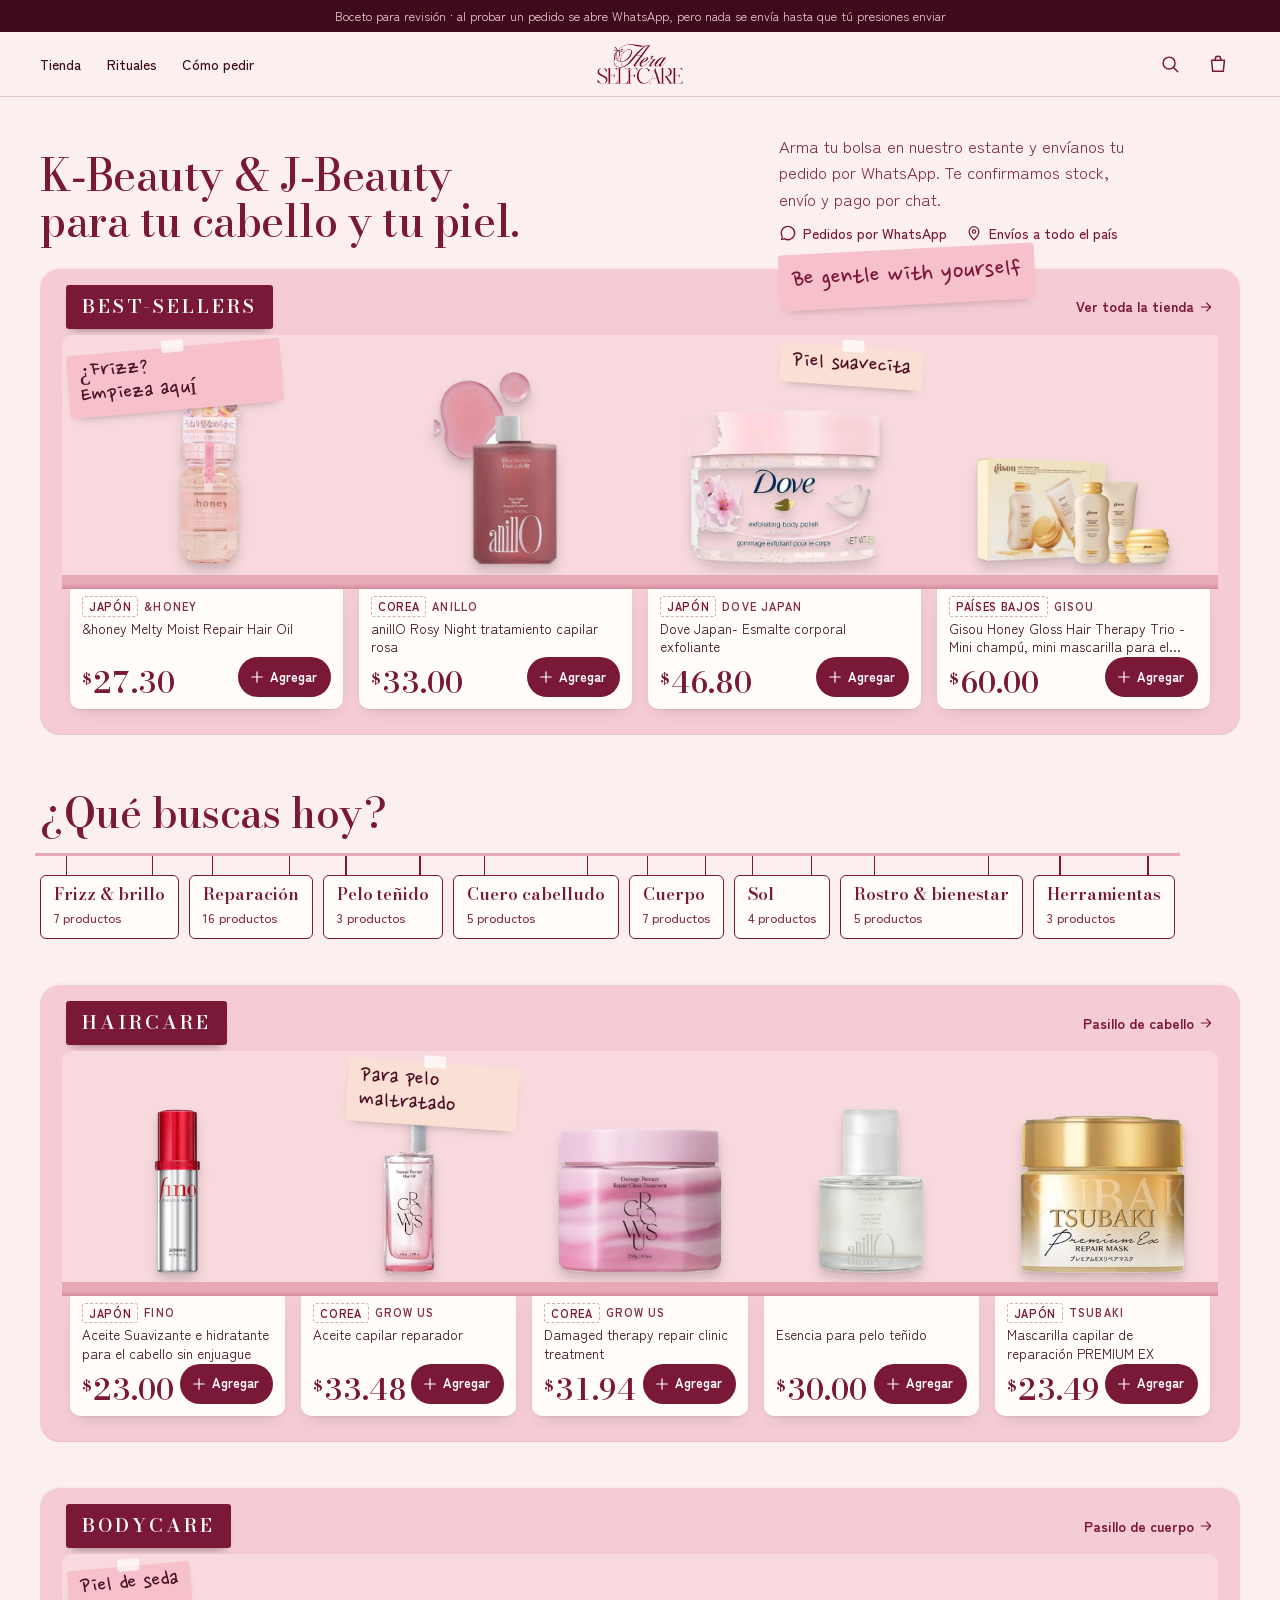
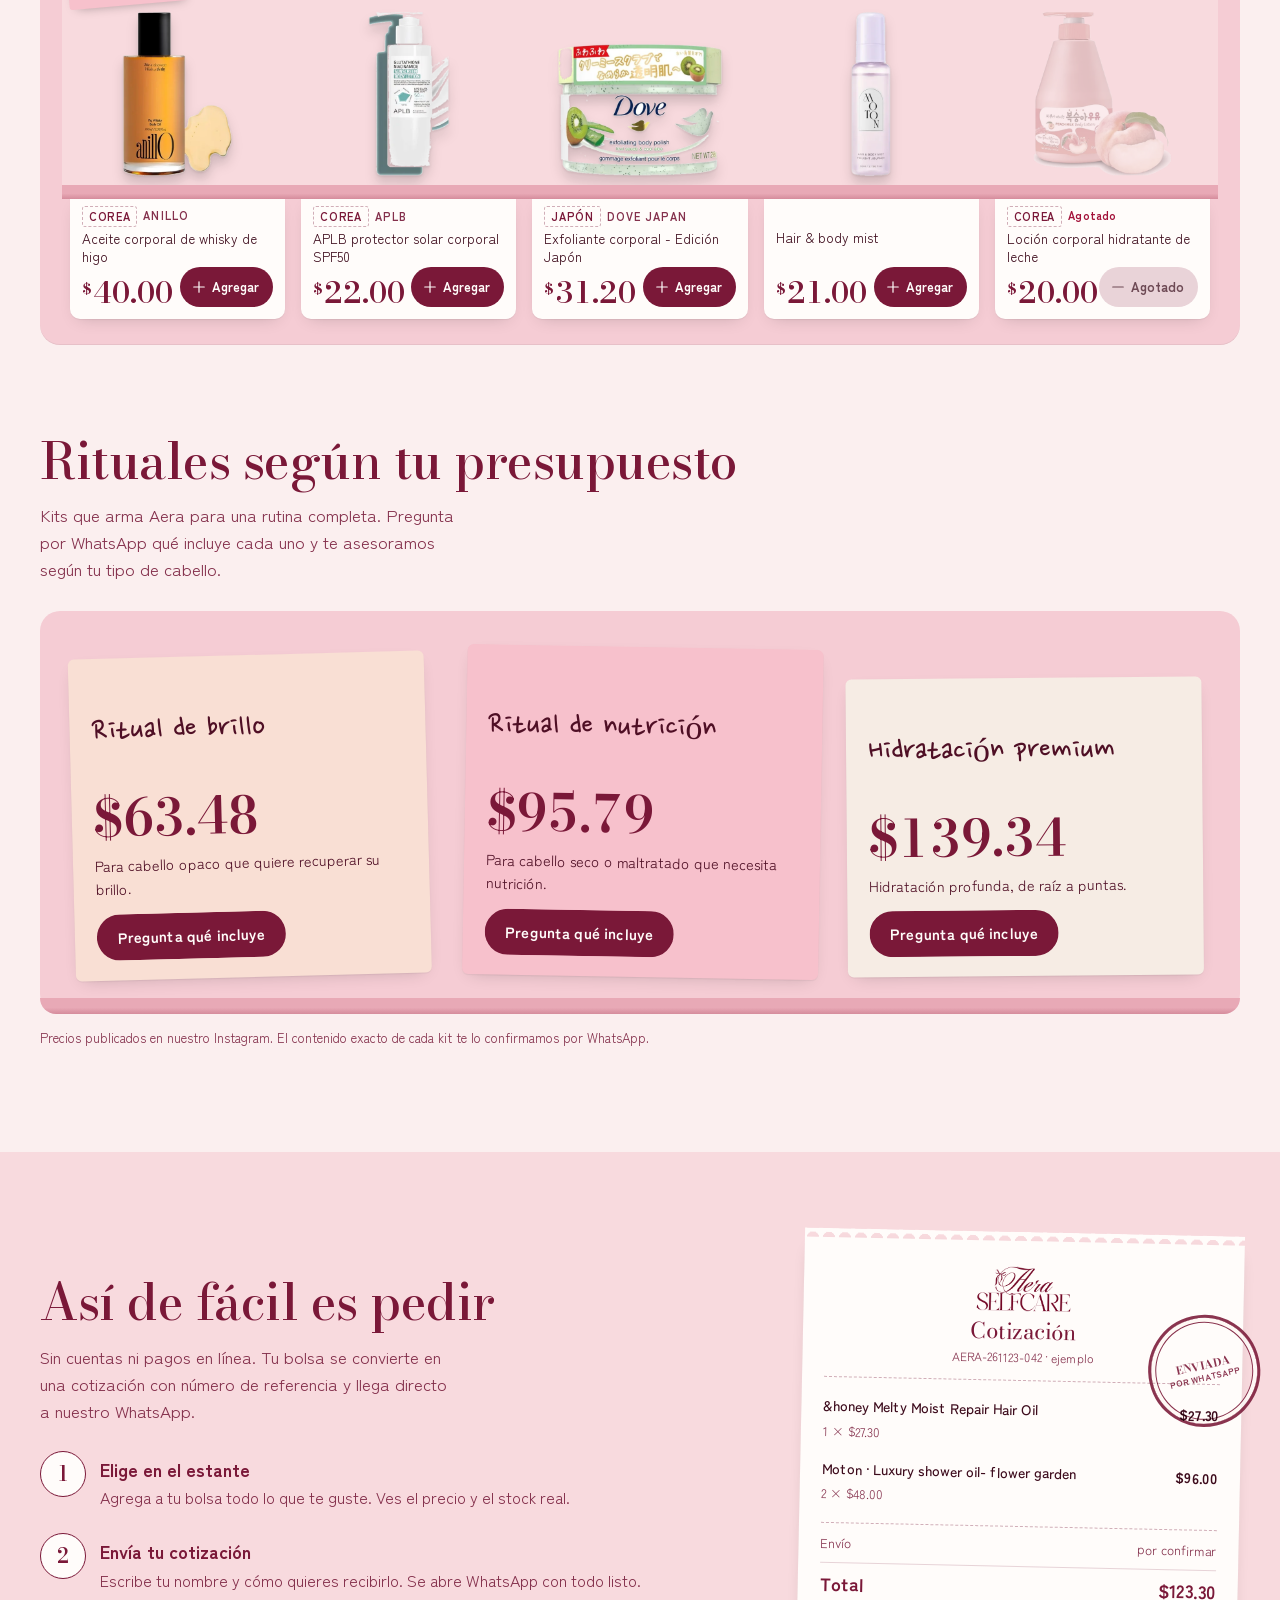
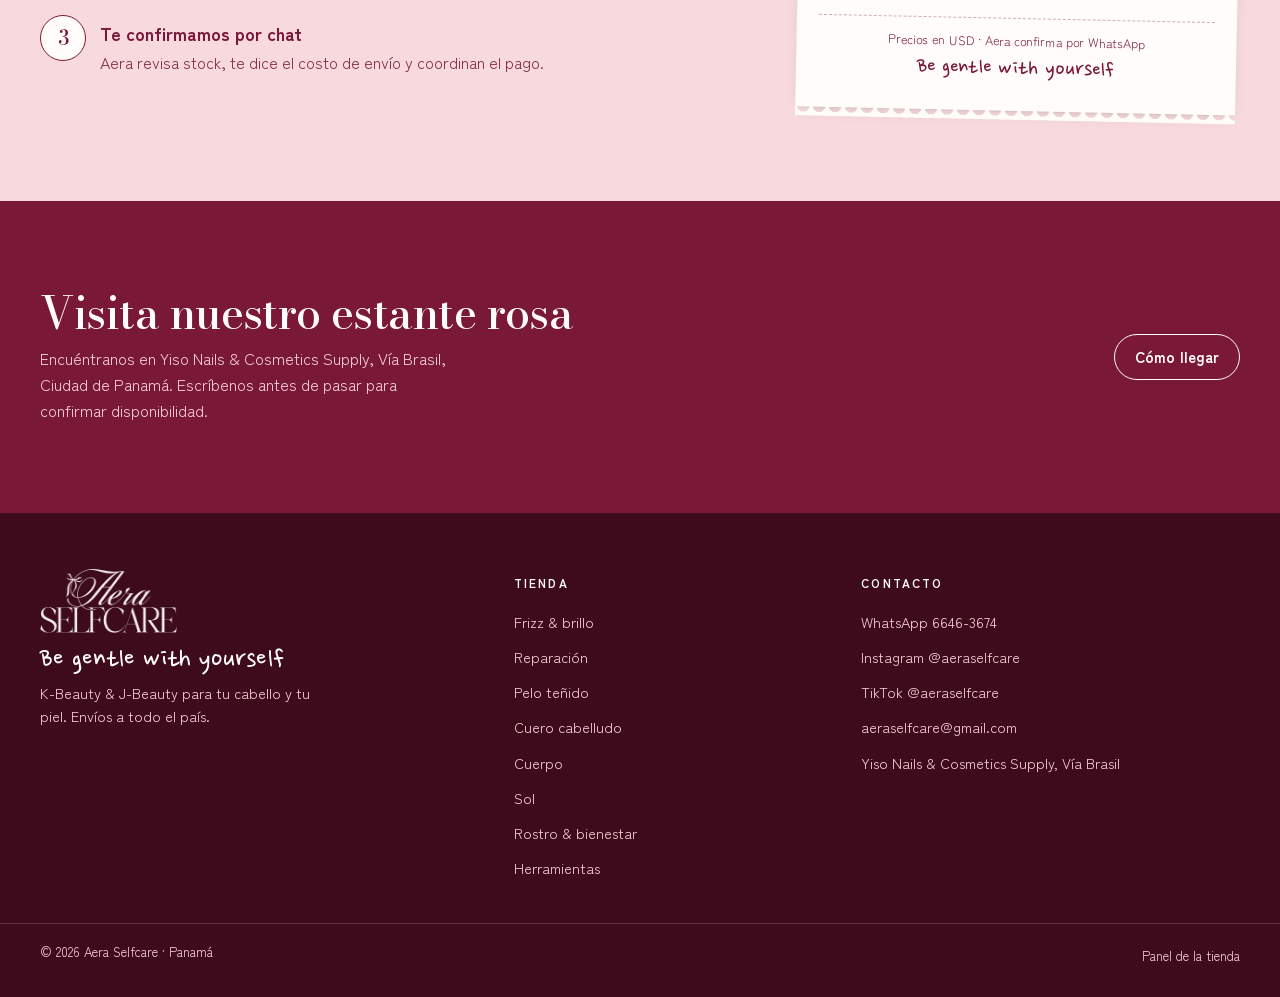
<file: index.html>
<!doctype html>
<html lang="es-PA">
<head>
  <meta charset="utf-8">
  <meta name="viewport" content="width=device-width, initial-scale=1, viewport-fit=cover">
  <title>Aera Selfcare — K-Beauty & J-Beauty en Panamá</title>
  <meta name="description" content="Cuidado capilar y corporal coreano y japonés en Panamá. Arma tu bolsa y envía tu pedido por WhatsApp. Envíos a todo el país.">
  <meta name="theme-color" content="#fbefef">
  <meta name="robots" content="noindex">
  <link rel="icon" href="assets/img/logo-plum.png">
  <link rel="preload" href="assets/fonts/bodoni-moda-latin.woff2" as="font" type="font/woff2" crossorigin>
  <link rel="stylesheet" href="assets/css/base.css?v=10">
  <link rel="stylesheet" href="assets/css/store.css?v=10">
  <script src="assets/js/catalog.js?v=10" defer></script>
  <script src="assets/js/aera.js?v=10" defer></script>
  <script src="assets/js/store.js?v=10" defer></script>
</head>
<body data-page="home">
  <p class="demo-note">Boceto para revisión<span class="long"> · al probar un pedido se abre WhatsApp, pero nada se envía hasta que tú presiones enviar</span></p>
  <header id="site-header"></header>

  <main>
    <section class="hook" aria-labelledby="hook-title">
      <div class="wrap">
        <h1 class="h-sign" id="hook-title">K‑Beauty &amp; J‑Beauty para tu cabello y tu piel.</h1>
        <div>
          <p class="lede">Arma tu bolsa en nuestro estante y envíanos tu pedido por WhatsApp<span class="long">. Te confirmamos stock, envío y pago por chat</span>.</p>
          <div class="hook-meta">
            <span><svg viewBox="0 0 24 24" fill="currentColor" aria-hidden="true"><path d="M12 2.2a9.8 9.8 0 0 0-8.4 14.9L2.3 21.8l4.8-1.3A9.8 9.8 0 1 0 12 2.2Zm0 17.8c-1.6 0-3-.4-4.3-1.2l-.3-.2-2.9.8.8-2.8-.2-.3A8 8 0 1 1 12 20Z"/></svg>Pedidos por WhatsApp</span>
            <span><svg viewBox="0 0 24 24" fill="none" stroke="currentColor" stroke-width="1.6" aria-hidden="true"><path d="M12 21s-6.5-6.2-6.5-11a6.5 6.5 0 0 1 13 0c0 4.8-6.5 11-6.5 11Z"/><circle cx="12" cy="10" r="2.3"/></svg>Envíos a todo el país</span>
          </div>
        </div>
      </div>
    </section>

    <div class="wrap" id="bestsellers"></div>

    <section class="aisles" aria-labelledby="aisles-title">
      <div class="wrap">
        <h2 class="h-sign" id="aisles-title" style="font-size:clamp(28px,3.4vw,42px)">¿Qué buscas hoy?</h2>
        <ul class="aisle-rail" id="aisleRail"></ul>
      </div>
    </section>

    <div class="section tight-top">
      <div class="wrap" style="display:grid;gap:clamp(28px,4vw,44px)">
        <div id="haircare"></div>
        <div id="bodycare"></div>
      </div>
    </div>

    <section class="section rituals" id="rituales" aria-labelledby="rit-title" style="padding-top:0">
      <div class="wrap">
        <h2 class="h-sign" id="rit-title" style="font-size:clamp(30px,4vw,50px)">Rituales según tu presupuesto</h2>
        <p class="lede">Kits que arma Aera para una rutina completa. Pregunta por WhatsApp qué incluye cada uno y te asesoramos según tu tipo de cabello.</p>
        <div class="ledge-wide">
          <div class="pop-row">
            <article class="pop">
              <h3 class="hand">Ritual de brillo</h3>
              <span class="kit-price">$63.48</span>
              <p>Para cabello opaco que quiere recuperar su brillo.</p>
              <a class="btn btn-primary" data-kit="Ritual de brillo ($63.48)" target="_blank" rel="noopener">Pregunta qué incluye</a>
            </article>
            <article class="pop">
              <h3 class="hand">Ritual de nutrición</h3>
              <span class="kit-price">$95.79</span>
              <p>Para cabello seco o maltratado que necesita nutrición.</p>
              <a class="btn btn-primary" data-kit="Ritual de nutrición ($95.79)" target="_blank" rel="noopener">Pregunta qué incluye</a>
            </article>
            <article class="pop">
              <h3 class="hand">Hidratación premium</h3>
              <span class="kit-price">$139.34</span>
              <p>Hidratación profunda, de raíz a puntas.</p>
              <a class="btn btn-primary" data-kit="Ritual de hidratación premium ($139.34)" target="_blank" rel="noopener">Pregunta qué incluye</a>
            </article>
          </div>
          <div class="lip-wide" aria-hidden="true"></div>
        </div>
        <p class="fine">Precios publicados en nuestro Instagram. El contenido exacto de cada kit te lo confirmamos por WhatsApp.</p>
      </div>
    </section>

    <section class="section how" id="como-pedir" aria-labelledby="how-title" style="background:var(--shelf-back)">
      <div class="wrap">
        <div>
          <h2 class="h-sign" id="how-title" style="font-size:clamp(30px,4vw,50px)">Así de fácil es pedir</h2>
          <p class="lede">Sin cuentas ni pagos en línea. Tu bolsa se convierte en una cotización con número de referencia y llega directo a nuestro WhatsApp.</p>
          <ol class="steps">
            <li><div><h3>Elige en el estante</h3><p>Agrega a tu bolsa todo lo que te guste. Ves el precio y el stock real.</p></div></li>
            <li><div><h3>Envía tu cotización</h3><p>Escribe tu nombre y cómo quieres recibirlo. Se abre WhatsApp con todo listo.</p></div></li>
            <li><div><h3>Te confirmamos por chat</h3><p>Aera revisa stock, te dice el costo de envío y coordinan el pago.</p></div></li>
          </ol>
        </div>
        <div class="receipt" aria-label="Ejemplo de cotización">
          <div class="stamp" aria-hidden="true"><span>Enviada<small>por WhatsApp</small></span></div>
          <div class="receipt-head">
            <img src="assets/img/logo-plum.png" alt="Aera Selfcare" width="94" height="44">
            <div class="kind">Cotización</div>
            <div class="meta num">AERA-261123-042 · ejemplo</div>
          </div>
          <ul class="receipt-lines" id="sampleLines"></ul>
          <div class="receipt-sum">
            <div class="muted"><span>Envío</span><span>por confirmar</span></div>
            <div class="total"><span>Total</span><span id="sampleTotal">—</span></div>
          </div>
          <div class="receipt-foot">Precios en USD · Aera confirma por WhatsApp<span class="hand">Be gentle with yourself</span></div>
        </div>
      </div>
    </section>

    <section class="section visit" aria-labelledby="visit-title">
      <div class="wrap">
        <div>
          <h2 class="h-sign" id="visit-title">Visita nuestro estante rosa</h2>
          <p>Encuéntranos en Yiso Nails &amp; Cosmetics Supply, Vía Brasil, Ciudad de Panamá. Escríbenos antes de pasar para confirmar disponibilidad.</p>
        </div>
        <a class="btn btn-line" href="https://maps.app.goo.gl/Gw1FPWfTsfKWX7JG9" target="_blank" rel="noopener">Cómo llegar</a>
      </div>
    </section>
  </main>

  <footer id="site-footer"></footer>
</body>
</html>
</file>
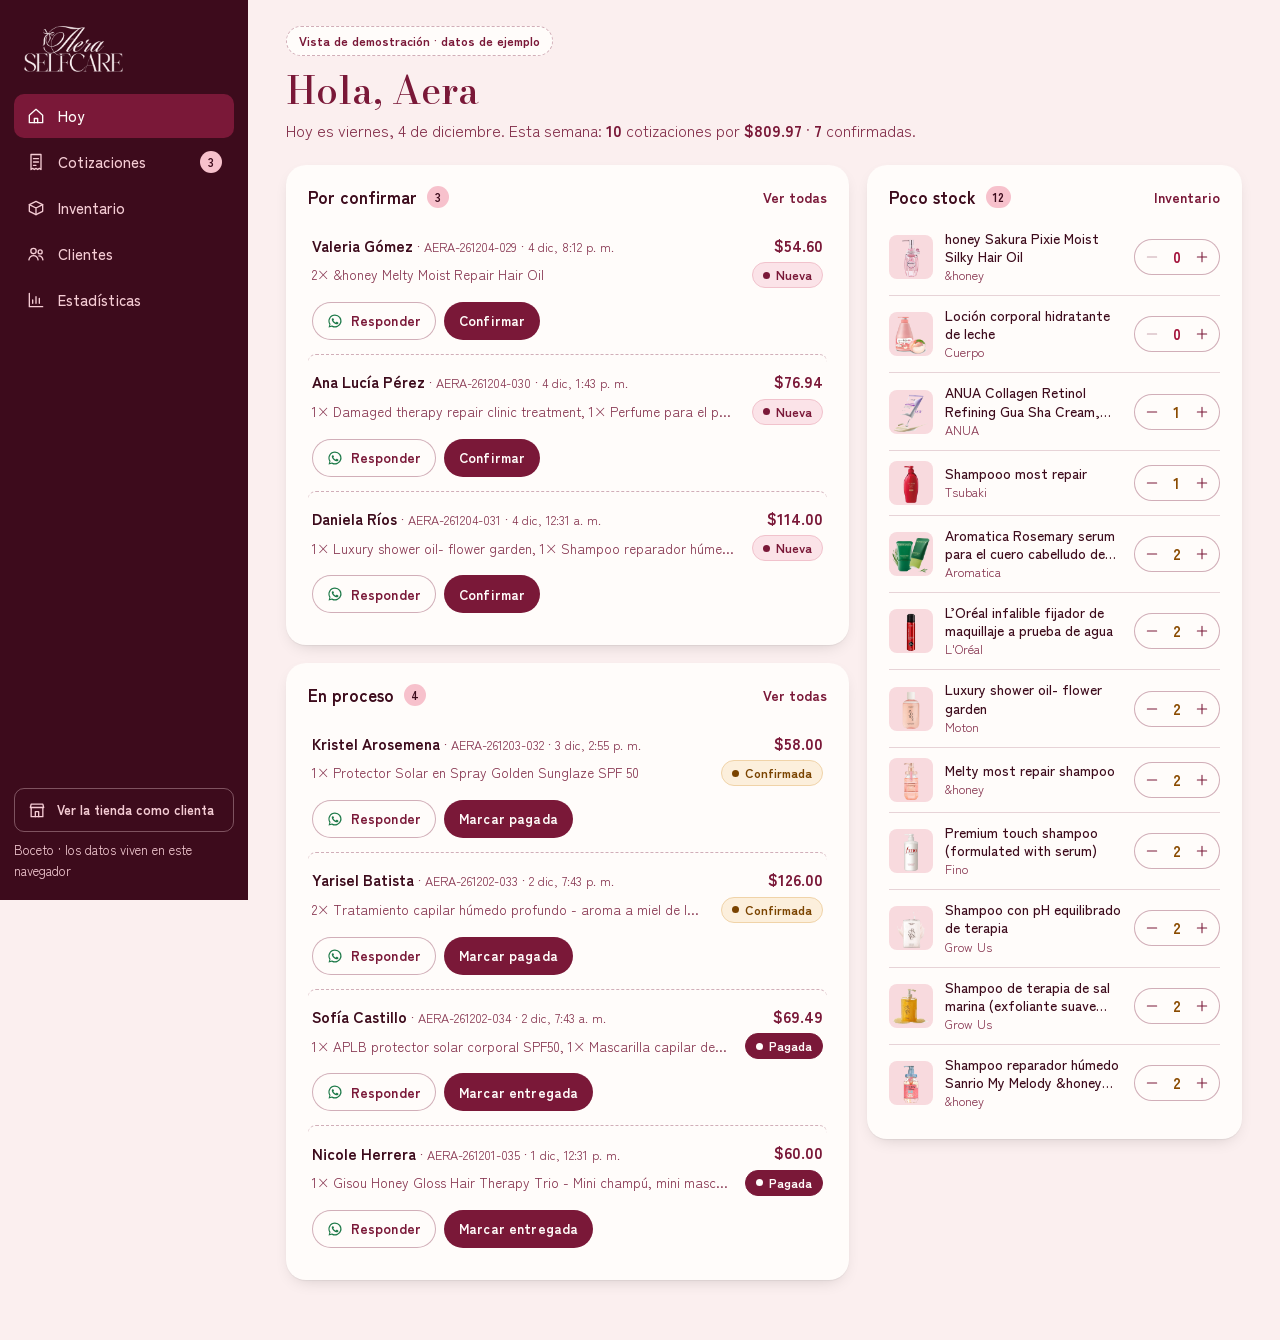
<file: panel/index.html>
<!doctype html>
<html lang="es-PA" data-root="../">
<head>
  <meta charset="utf-8">
  <meta name="viewport" content="width=device-width, initial-scale=1, viewport-fit=cover">
  <title>Panel — Aera Selfcare</title>
  <meta name="theme-color" content="#3d0b1c">
  <meta name="robots" content="noindex">
  <link rel="icon" href="../assets/img/logo-plum.png">
  <link rel="stylesheet" href="../assets/css/base.css?v=10">
  <link rel="stylesheet" href="../assets/css/panel.css?v=10">
  <script src="../assets/js/catalog.js?v=10" defer></script>
  <script src="../assets/js/aera.js?v=10" defer></script>
  <script src="../assets/js/panel.js?v=10" defer></script>
</head>
<body class="panel">
  <header class="topbar">
    <img src="../assets/img/logo-light.png" alt="Aera Selfcare · Panel" width="68" height="32">
    <a href="../index.html" target="_blank" rel="noopener"><svg viewBox="0 0 24 24" fill="none" stroke="currentColor" stroke-width="1.6" stroke-linecap="round" stroke-linejoin="round" aria-hidden="true"><path d="M4 9h16l-1-4H5z"/><path d="M5 9v11h14V9"/><path d="M10 20v-6h4v6"/></svg>Ver tienda</a>
  </header>
  <div class="shell">
    <aside class="rail" aria-label="Panel de la tienda">
      <a class="logo" href="#hoy"><img src="../assets/img/logo-light.png" alt="Aera Selfcare · Panel" width="98" height="46"></a>
      <nav id="railNav" aria-label="Secciones del panel"></nav>
      <div class="rail-foot">
        <a class="store-link" href="../index.html" target="_blank" rel="noopener"><svg viewBox="0 0 24 24" fill="none" stroke="currentColor" stroke-width="1.6" stroke-linecap="round" stroke-linejoin="round" aria-hidden="true"><path d="M4 9h16l-1-4H5z"/><path d="M5 9v11h14V9"/><path d="M10 20v-6h4v6"/></svg>Ver la tienda como clienta</a>
        <span>Boceto · los datos viven en este navegador</span>
      </div>
    </aside>
    <main class="work" id="work" tabindex="-1"></main>
  </div>
  <nav class="tabbar" id="tabbar" aria-label="Secciones del panel"></nav>
</body>
</html>
</file>
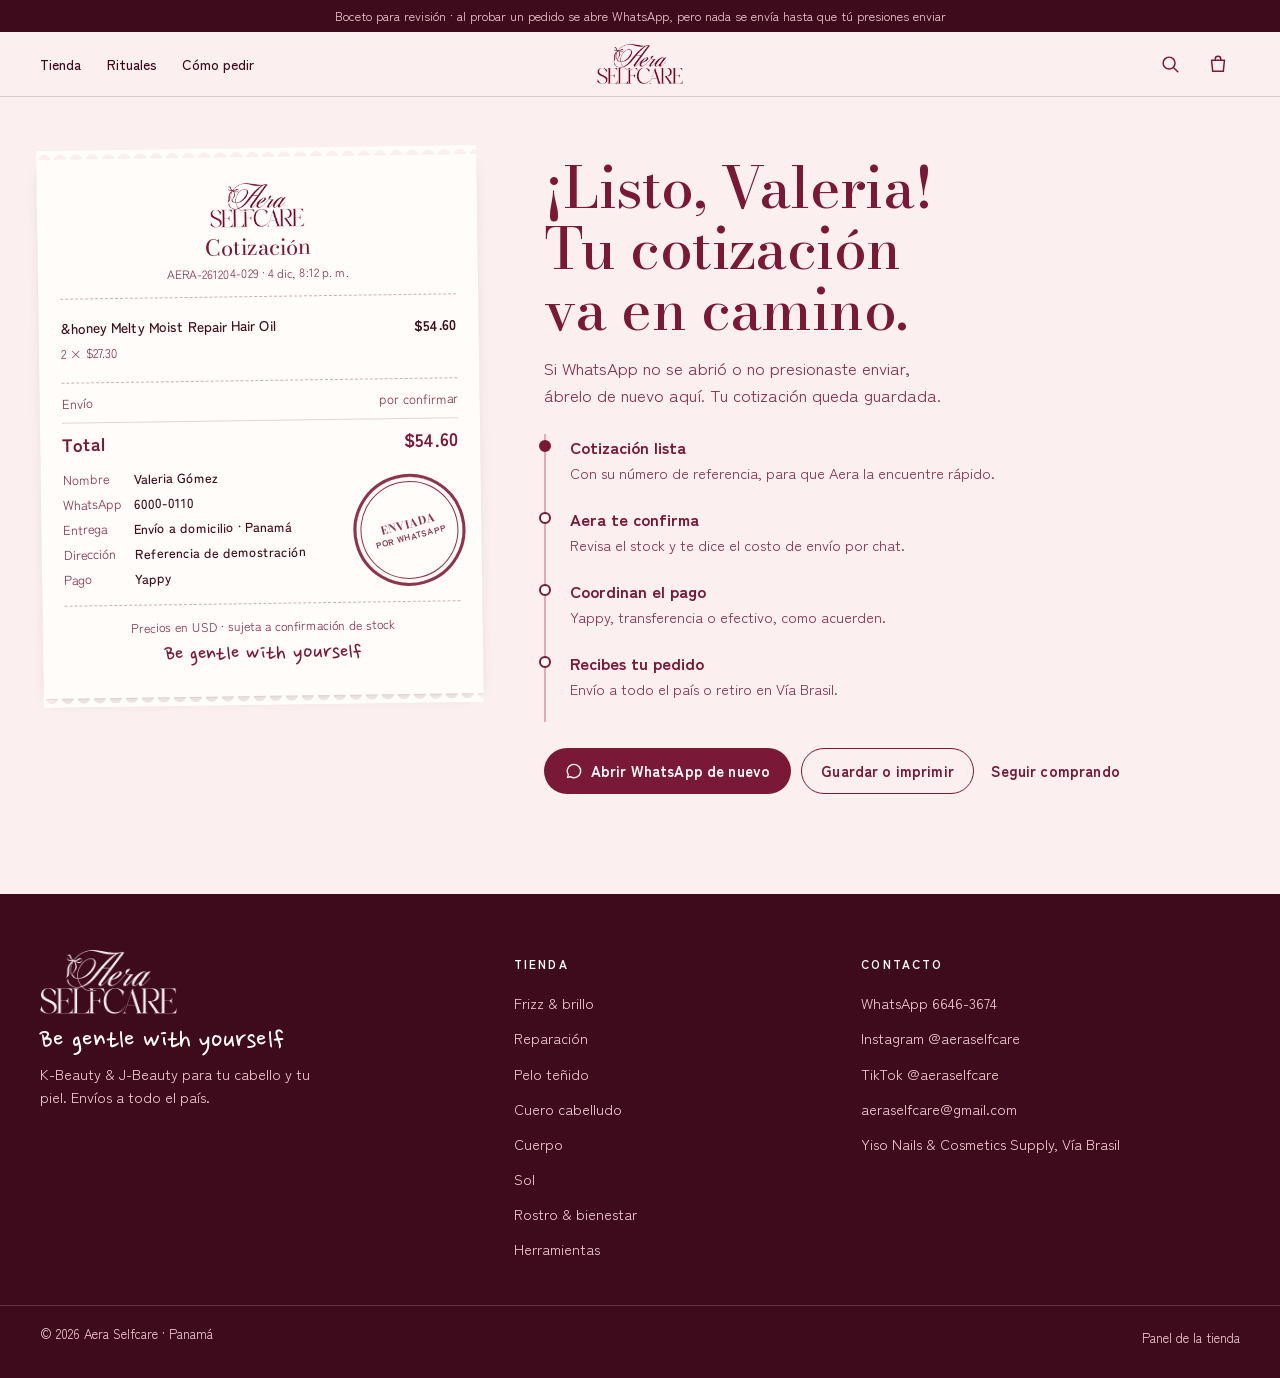
<file: confirmacion.html>
<!doctype html>
<html lang="es-PA">
<head>
  <meta charset="utf-8">
  <meta name="viewport" content="width=device-width, initial-scale=1, viewport-fit=cover">
  <title>Cotización enviada — Aera Selfcare</title>
  <meta name="theme-color" content="#fbefef">
  <meta name="robots" content="noindex">
  <link rel="icon" href="assets/img/logo-plum.png">
  <link rel="stylesheet" href="assets/css/base.css?v=10">
  <link rel="stylesheet" href="assets/css/store.css?v=10">
  <script src="assets/js/catalog.js?v=10" defer></script>
  <script src="assets/js/aera.js?v=10" defer></script>
  <script src="assets/js/store.js?v=10" defer></script>
</head>
<body data-page="confirmacion">
  <p class="demo-note">Boceto para revisión<span class="long"> · al probar un pedido se abre WhatsApp, pero nada se envía hasta que tú presiones enviar</span></p>
  <header id="site-header"></header>
  <main>
    <div class="wrap">
      <div class="confirm" id="confirm">
        <div class="receipt" aria-label="Tu cotización">
          <div class="stamp" aria-hidden="true"><span>Enviada<small>por WhatsApp</small></span></div>
          <div class="receipt-head">
            <img src="assets/img/logo-plum.png" alt="Aera Selfcare" width="94" height="44">
            <div class="kind">Cotización</div>
            <div class="meta num"><span id="receiptRef"></span> · <span id="receiptDate"></span></div>
          </div>
          <ul class="receipt-lines" id="receiptLines"></ul>
          <div class="receipt-sum">
            <div class="muted"><span>Envío</span><span>por confirmar</span></div>
            <div class="total"><span>Total</span><span id="receiptTotal" class="num"></span></div>
          </div>
          <dl id="receiptCustomer"></dl>
          <div class="receipt-foot">Precios en USD · sujeta a confirmación de stock<span class="hand">Be gentle with yourself</span></div>
        </div>
        <div class="confirm-copy">
          <h1 class="h-sign" id="confirmTitle">¡Listo! Tu cotización va en camino.</h1>
          <p class="lede">Si WhatsApp no se abrió o no presionaste enviar, ábrelo de nuevo aquí. Tu cotización queda guardada.</p>
          <ol class="next">
            <li class="done"><b>Cotización lista</b><span>Con su número de referencia, para que Aera la encuentre rápido.</span></li>
            <li><b>Aera te confirma</b><span>Revisa el stock y te dice el costo de envío por chat.</span></li>
            <li><b>Coordinan el pago</b><span>Yappy, transferencia o efectivo, como acuerden.</span></li>
            <li><b>Recibes tu pedido</b><span>Envío a todo el país o retiro en Vía Brasil.</span></li>
          </ol>
          <div class="confirm-actions">
            <a class="btn btn-primary" id="reopenWA" target="_blank" rel="noopener"><svg viewBox="0 0 24 24" fill="currentColor" aria-hidden="true"><path d="M12 2.2a9.8 9.8 0 0 0-8.4 14.9L2.3 21.8l4.8-1.3A9.8 9.8 0 1 0 12 2.2Zm0 17.8c-1.6 0-3-.4-4.3-1.2l-.3-.2-2.9.8.8-2.8-.2-.3A8 8 0 1 1 12 20Z"/></svg>Abrir WhatsApp de nuevo</a>
            <button class="btn btn-line" type="button" id="printBtn">Guardar o imprimir</button>
            <a class="btn btn-quiet" href="tienda.html">Seguir comprando</a>
          </div>
        </div>
      </div>
    </div>
  </main>
  <footer id="site-footer"></footer>
</body>
</html>
</file>
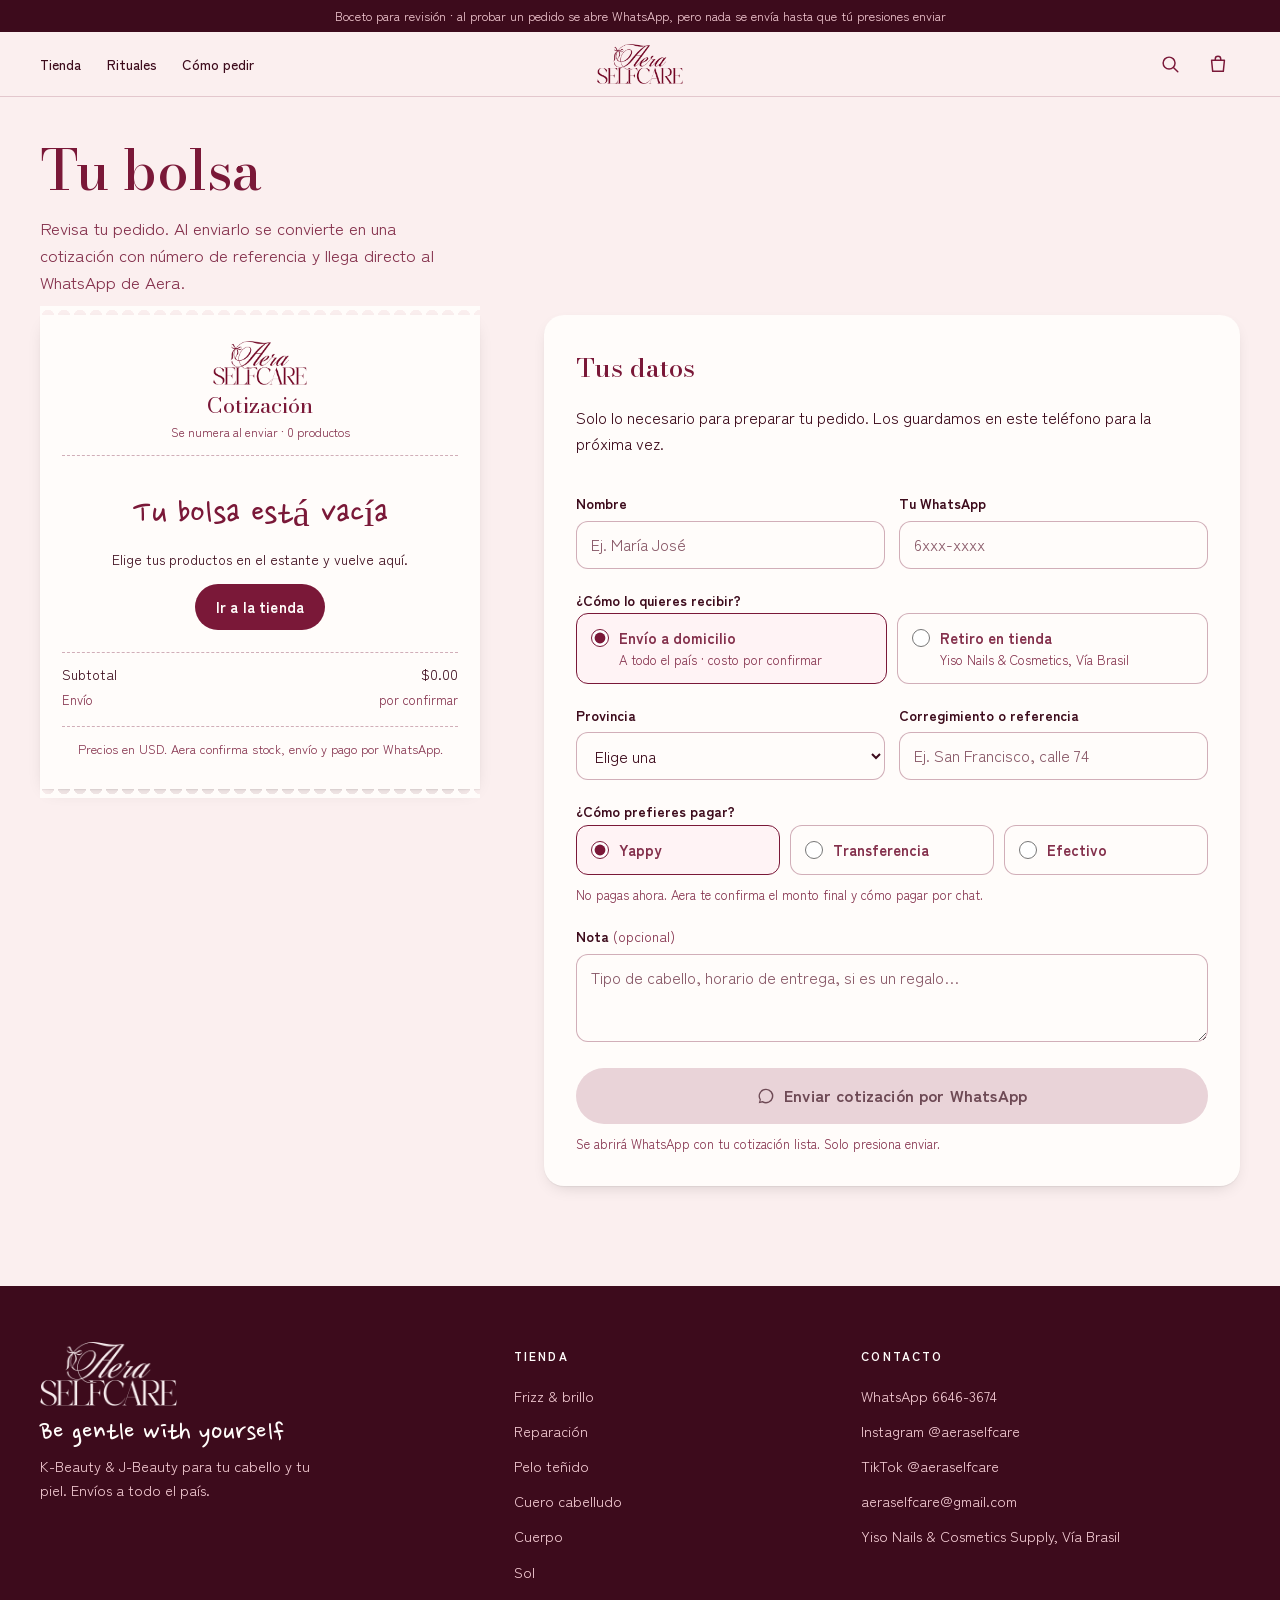
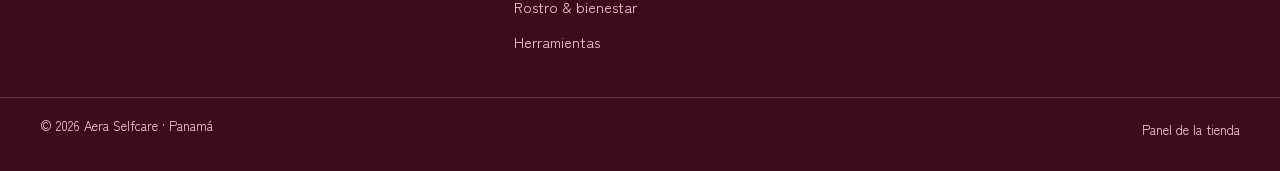
<file: pedido.html>
<!doctype html>
<html lang="es-PA">
<head>
  <meta charset="utf-8">
  <meta name="viewport" content="width=device-width, initial-scale=1, viewport-fit=cover">
  <title>Tu bolsa — Aera Selfcare</title>
  <meta name="theme-color" content="#fbefef">
  <meta name="robots" content="noindex">
  <link rel="icon" href="assets/img/logo-plum.png">
  <link rel="stylesheet" href="assets/css/base.css?v=10">
  <link rel="stylesheet" href="assets/css/store.css?v=10">
  <script src="assets/js/catalog.js?v=10" defer></script>
  <script src="assets/js/aera.js?v=10" defer></script>
  <script src="assets/js/store.js?v=10" defer></script>
</head>
<body data-page="pedido">
  <p class="demo-note">Boceto para revisión<span class="long"> · al probar un pedido se abre WhatsApp, pero nada se envía hasta que tú presiones enviar</span></p>
  <header id="site-header"></header>
  <main>
    <div class="wrap">
      <div class="order-head">
        <h1 class="h-sign">Tu bolsa</h1>
        <p class="lede">Revisa tu pedido. Al enviarlo se convierte en una cotización con número de referencia y llega directo al WhatsApp de Aera.</p>
      </div>
      <div class="order" id="orderLayout">
        <div class="receipt" aria-label="Tu cotización">
          <div class="receipt-head">
            <img src="assets/img/logo-plum.png" alt="Aera Selfcare" width="94" height="44">
            <div class="kind">Cotización</div>
            <div class="meta">Se numera al enviar · <span id="itemCount" class="num">0 productos</span></div>
          </div>
          <ul class="receipt-lines" id="bagLines"></ul>
          <div class="receipt-sum">
            <div><span>Subtotal</span><span id="subtotal" class="num">$0.00</span></div>
            <div class="muted"><span>Envío</span><span>por confirmar</span></div>
          </div>
          <div class="receipt-foot">Precios en USD. Aera confirma stock, envío y pago por WhatsApp.</div>
        </div>

        <form class="form-panel order-form" id="orderForm" novalidate>
          <div>
            <h2>Tus datos</h2>
            <p>Solo lo necesario para preparar tu pedido. Los guardamos en este teléfono para la próxima vez.</p>
          </div>
          <div class="two">
            <div class="field" data-field="name">
              <label for="f-name">Nombre</label>
              <input class="input" id="f-name" name="name" autocomplete="name" placeholder="Ej. María José">
              <span class="error">Escribe tu nombre para saber a quién preparar el pedido.</span>
            </div>
            <div class="field" data-field="phone">
              <label for="f-phone">Tu WhatsApp</label>
              <input class="input" id="f-phone" name="phone" type="tel" inputmode="tel" autocomplete="tel" placeholder="6xxx-xxxx">
              <span class="error">Revisa el número: deben ser 8 dígitos, por ejemplo 6123-4567.</span>
            </div>
          </div>
          <fieldset>
            <legend class="legend">¿Cómo lo quieres recibir?</legend>
            <div class="choices">
              <label class="choice"><input type="radio" name="delivery" value="envio" checked><span><strong>Envío a domicilio</strong><span>A todo el país · costo por confirmar</span></span></label>
              <label class="choice"><input type="radio" name="delivery" value="retiro"><span><strong>Retiro en tienda</strong><span>Yiso Nails &amp; Cosmetics, Vía Brasil</span></span></label>
            </div>
          </fieldset>
          <div class="two" id="addressFields">
            <div class="field" data-field="zone">
              <label for="f-zone">Provincia</label>
              <select class="select" id="f-zone" name="zone">
                <option value="">Elige una</option>
                <option>Panamá</option><option>Panamá Oeste</option><option>Colón</option><option>Coclé</option><option>Chiriquí</option>
                <option>Herrera</option><option>Los Santos</option><option>Veraguas</option><option>Bocas del Toro</option><option>Darién</option><option>Comarca</option>
              </select>
              <span class="error">Elige tu provincia para calcular el envío.</span>
            </div>
            <div class="field" data-field="address">
              <label for="f-address">Corregimiento o referencia</label>
              <input class="input" id="f-address" name="address" autocomplete="street-address" placeholder="Ej. San Francisco, calle 74">
            </div>
          </div>
          <fieldset>
            <legend class="legend">¿Cómo prefieres pagar?</legend>
            <div class="choices three">
              <label class="choice"><input type="radio" name="payment" value="yappy" checked><span><strong>Yappy</strong></span></label>
              <label class="choice"><input type="radio" name="payment" value="transferencia"><span><strong>Transferencia</strong></span></label>
              <label class="choice"><input type="radio" name="payment" value="efectivo"><span><strong>Efectivo</strong></span></label>
            </div>
            <span class="hint">No pagas ahora. Aera te confirma el monto final y cómo pagar por chat.</span>
          </fieldset>
          <div class="field">
            <label for="f-note">Nota <span class="opt">(opcional)</span></label>
            <textarea class="textarea" id="f-note" name="note" placeholder="Tipo de cabello, horario de entrega, si es un regalo…"></textarea>
          </div>
          <div class="send-row">
            <button class="btn btn-primary" type="submit"><svg viewBox="0 0 24 24" fill="currentColor" aria-hidden="true"><path d="M12 2.2a9.8 9.8 0 0 0-8.4 14.9L2.3 21.8l4.8-1.3A9.8 9.8 0 1 0 12 2.2Zm0 17.8c-1.6 0-3-.4-4.3-1.2l-.3-.2-2.9.8.8-2.8-.2-.3A8 8 0 1 1 12 20Z"/></svg>Enviar cotización por WhatsApp</button>
            <p>Se abrirá WhatsApp con tu cotización lista. Solo presiona enviar.</p>
          </div>
        </form>
      </div>
      <div class="mobile-total no-print">
        <span>Total <strong id="mobileTotal">$0.00</strong></span>
        <button class="btn btn-primary" type="button" id="mobileSend">Enviar por WhatsApp</button>
      </div>
    </div>
  </main>
  <footer id="site-footer"></footer>
</body>
</html>
</file>
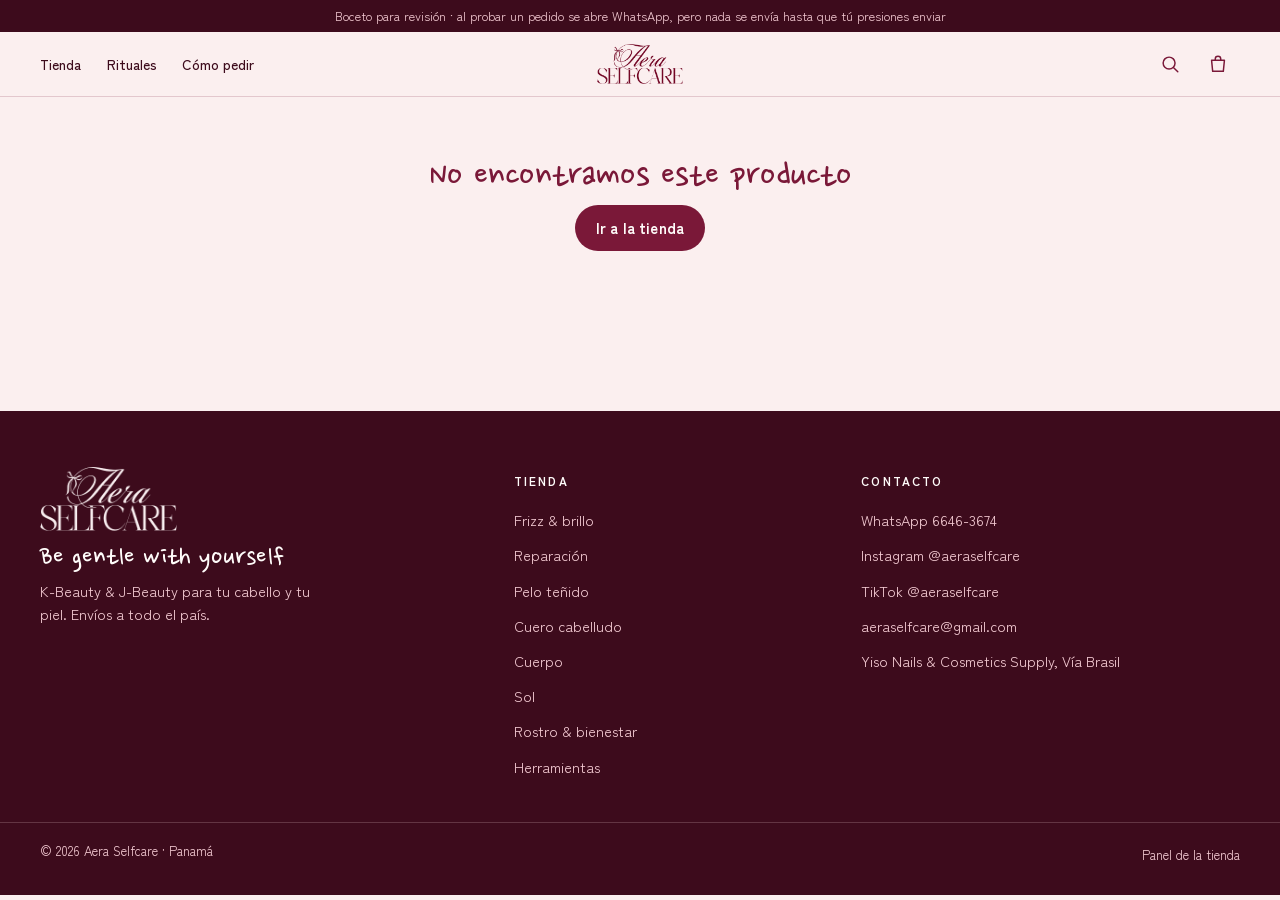
<file: producto.html>
<!doctype html>
<html lang="es-PA">
<head>
  <meta charset="utf-8">
  <meta name="viewport" content="width=device-width, initial-scale=1, viewport-fit=cover">
  <title>Producto — Aera Selfcare</title>
  <meta name="theme-color" content="#fbefef">
  <meta name="robots" content="noindex">
  <link rel="icon" href="assets/img/logo-plum.png">
  <link rel="stylesheet" href="assets/css/base.css?v=10">
  <link rel="stylesheet" href="assets/css/store.css?v=10">
  <script src="assets/js/catalog.js?v=10" defer></script>
  <script src="assets/js/aera.js?v=10" defer></script>
  <script src="assets/js/store.js?v=10" defer></script>
</head>
<body data-page="producto">
  <p class="demo-note">Boceto para revisión<span class="long"> · al probar un pedido se abre WhatsApp, pero nada se envía hasta que tú presiones enviar</span></p>
  <header id="site-header"></header>
  <main>
    <div class="wrap">
      <div id="sheet"></div>
      <div id="same" style="padding-bottom:clamp(60px,8vw,100px)"></div>
    </div>
  </main>
  <footer id="site-footer"></footer>
</body>
</html>
</file>
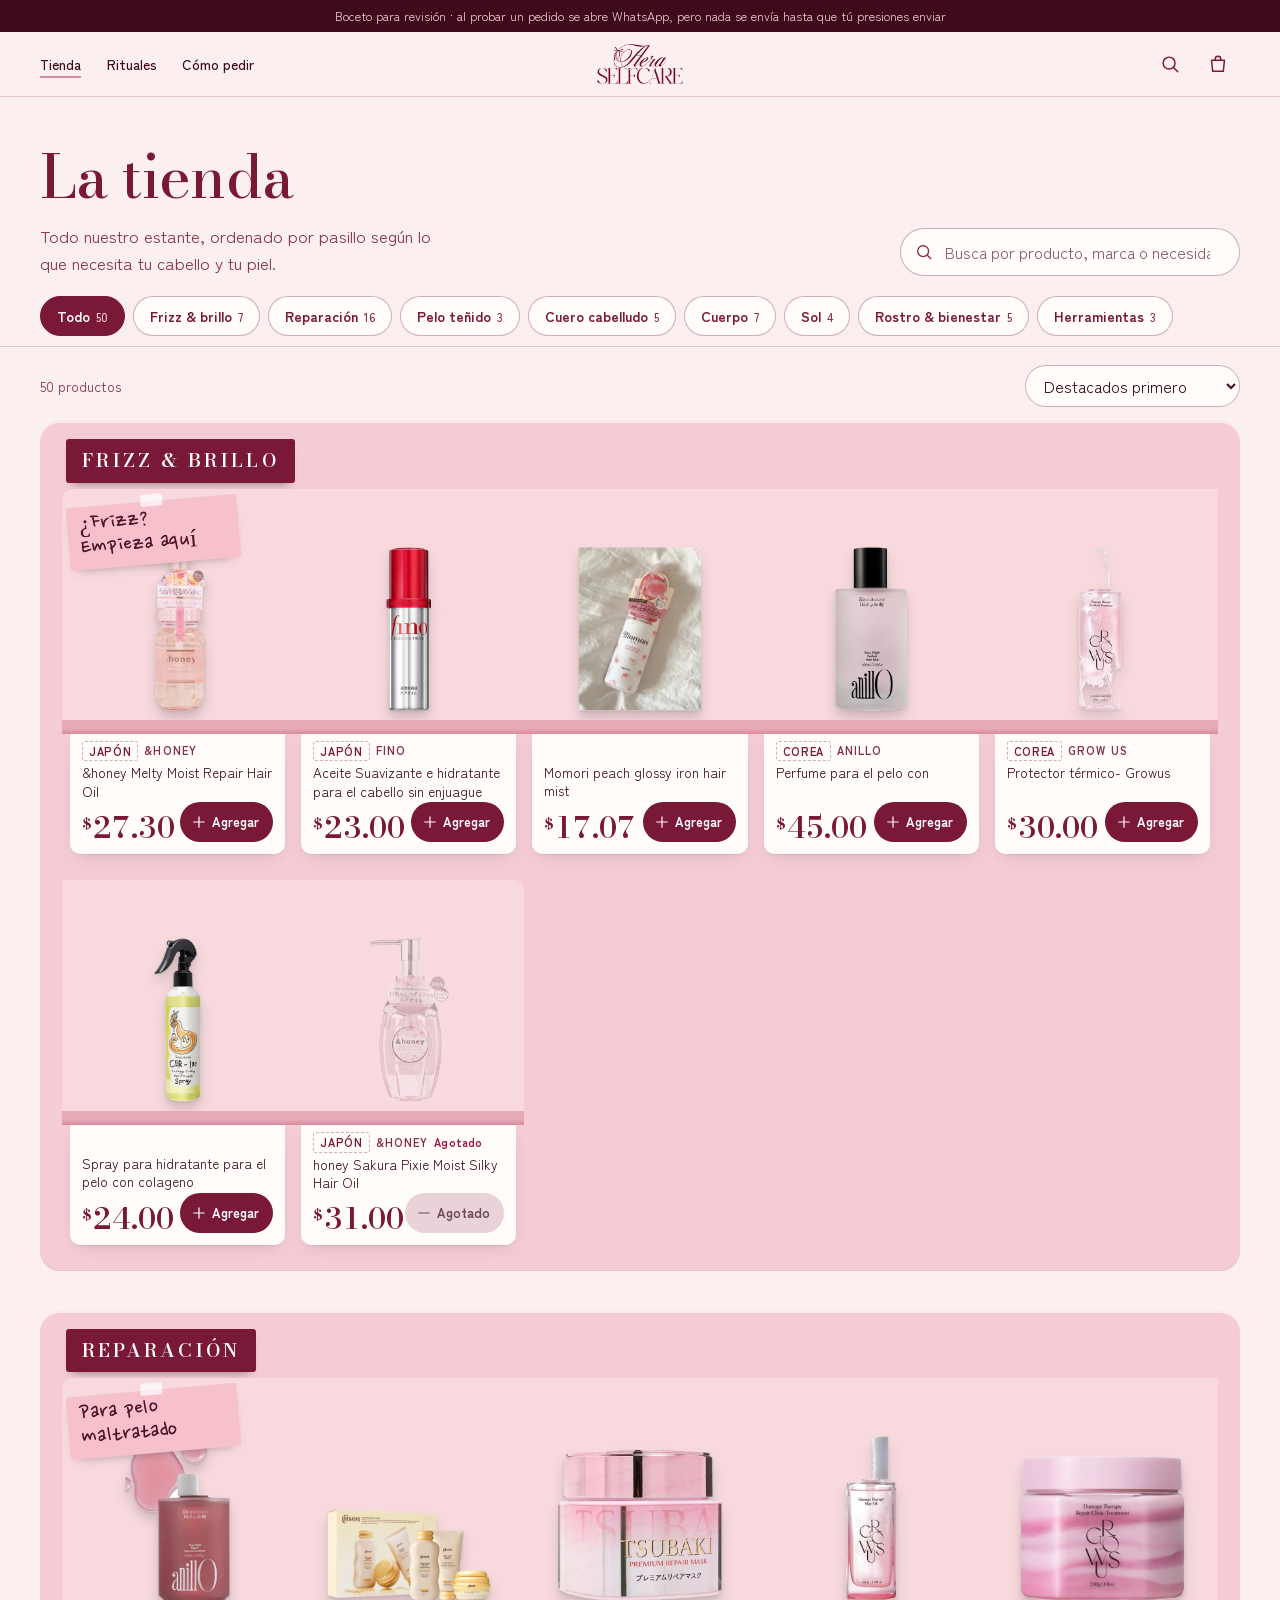
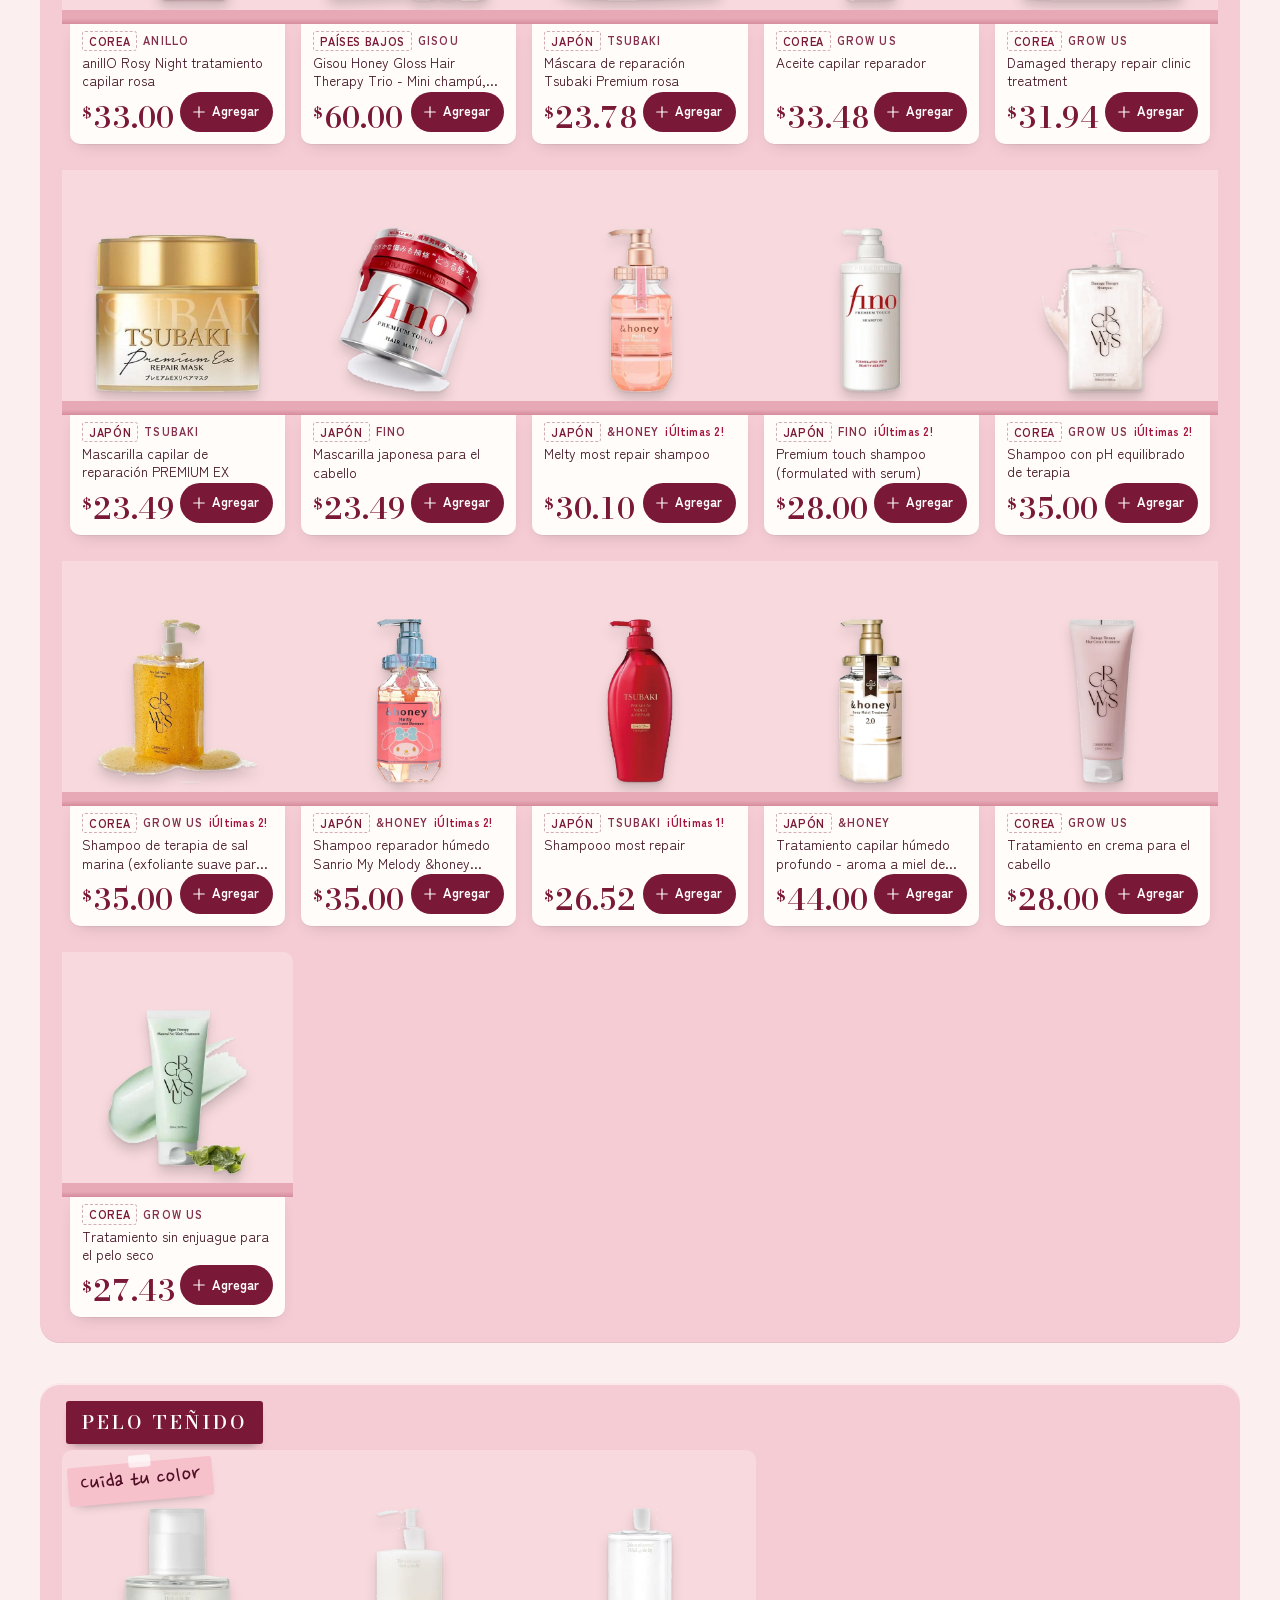
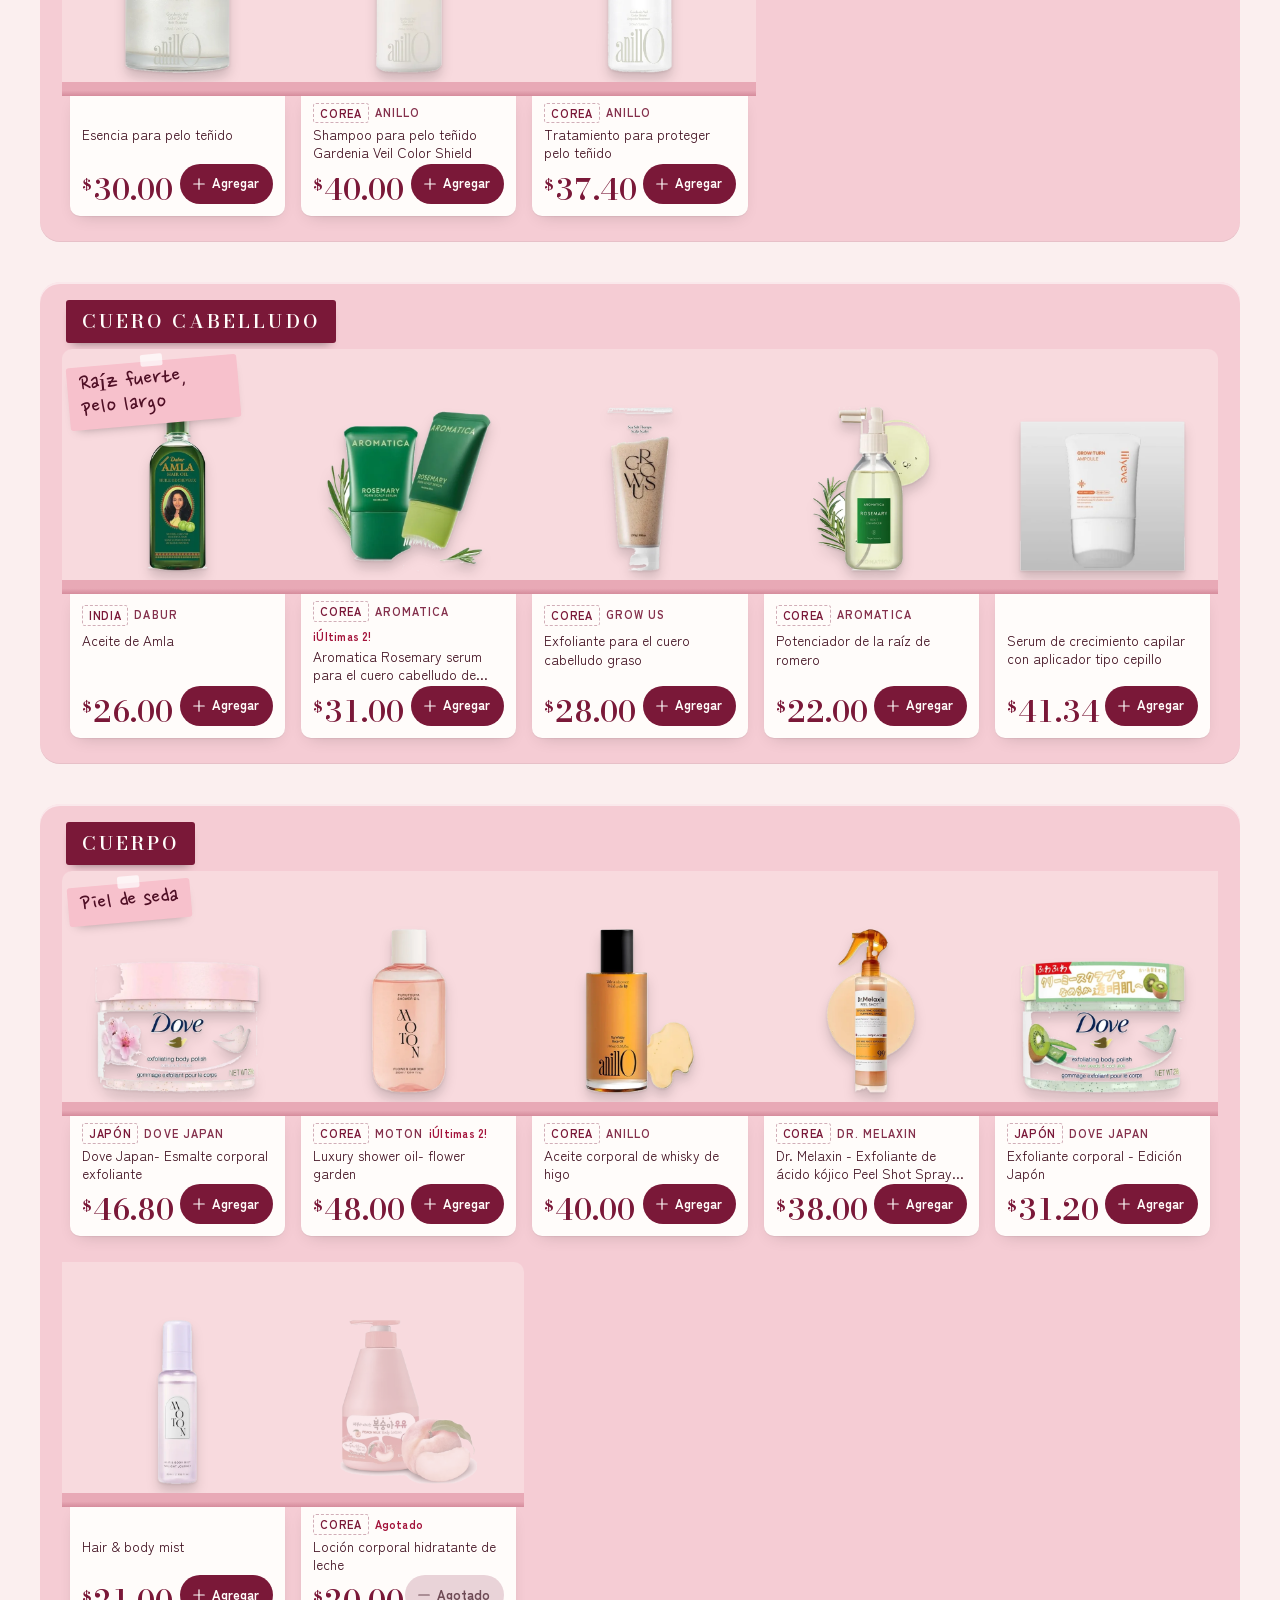
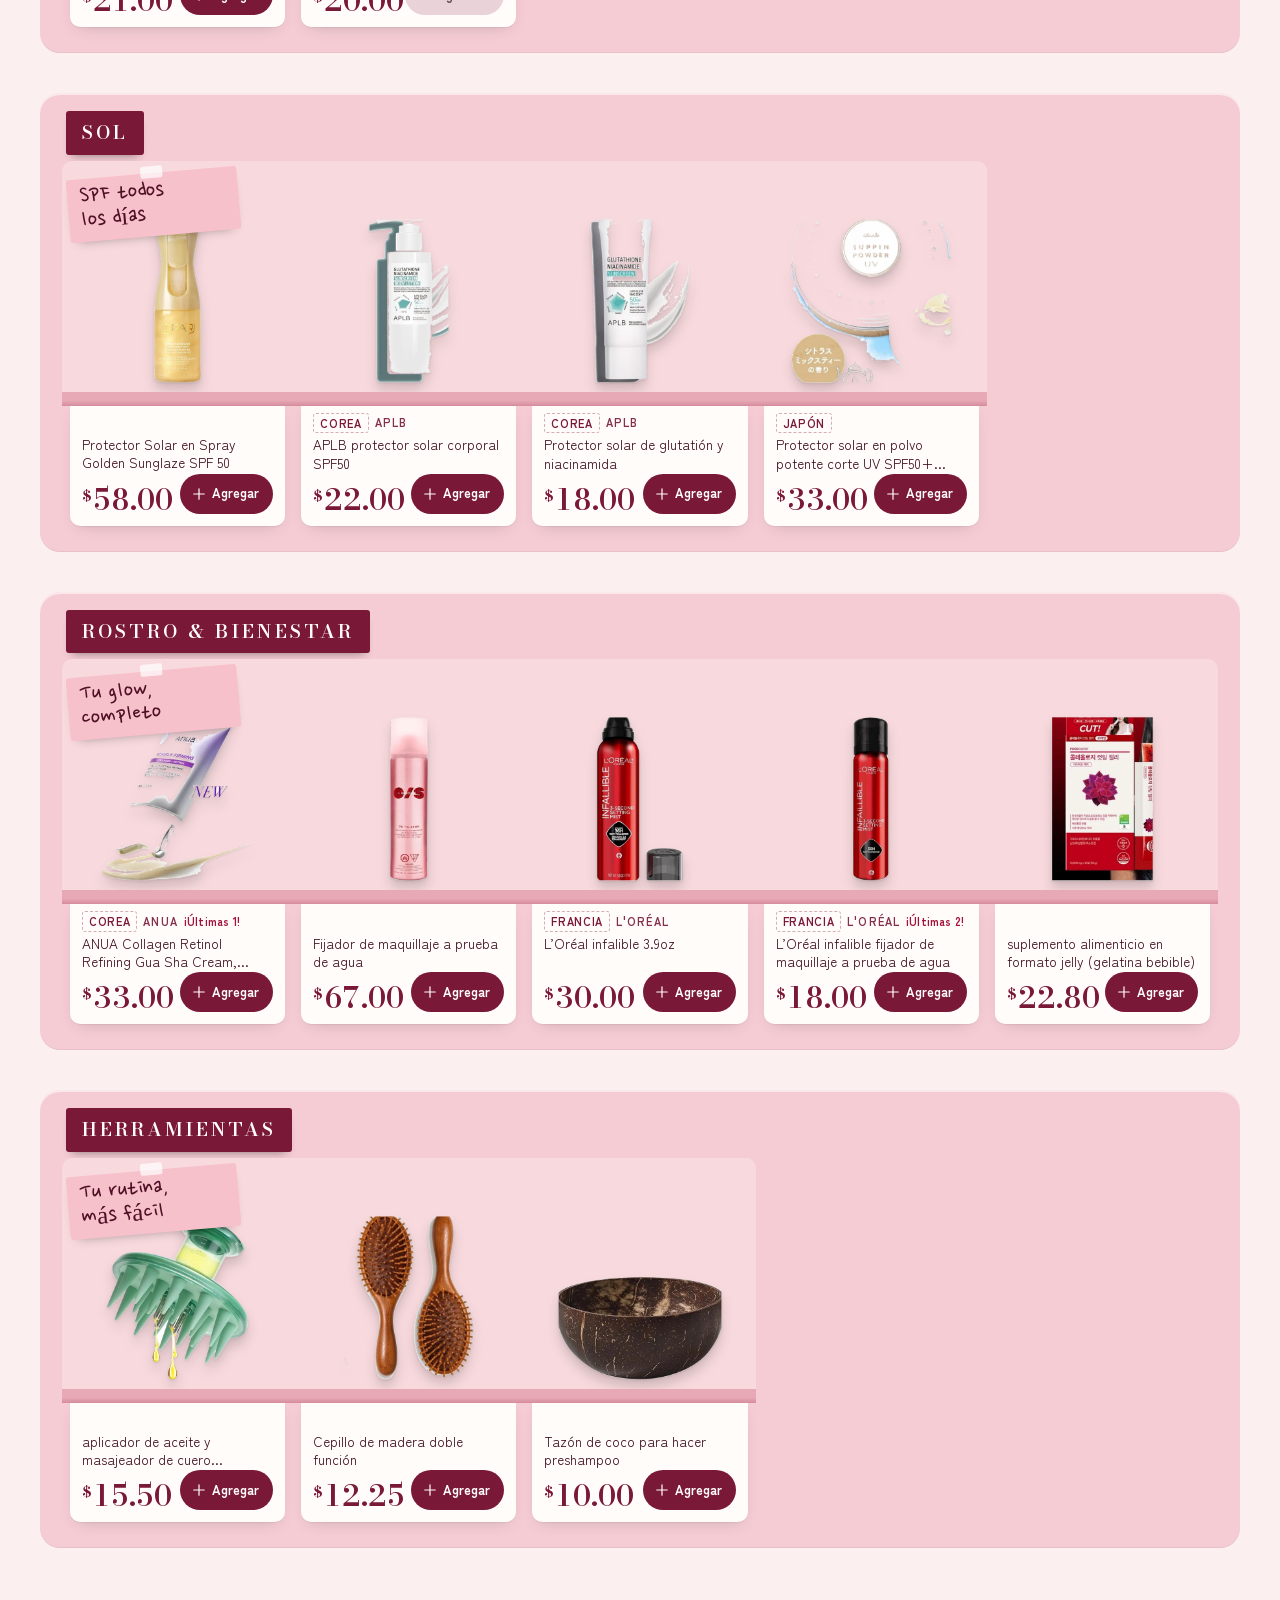
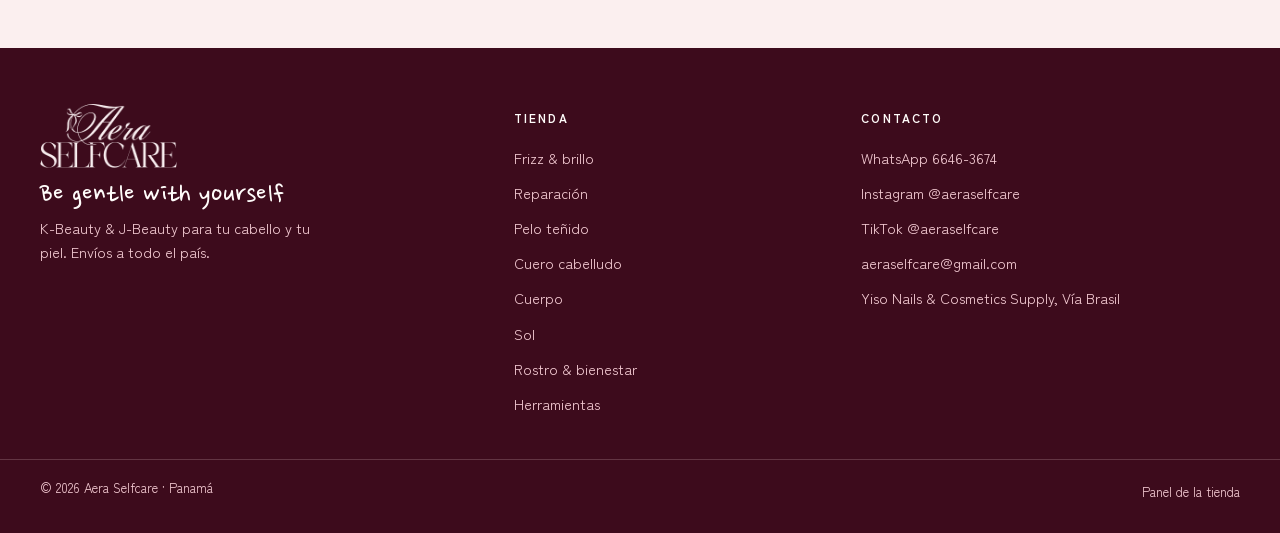
<file: tienda.html>
<!doctype html>
<html lang="es-PA">
<head>
  <meta charset="utf-8">
  <meta name="viewport" content="width=device-width, initial-scale=1, viewport-fit=cover">
  <title>Tienda — Aera Selfcare</title>
  <meta name="theme-color" content="#fbefef">
  <meta name="robots" content="noindex">
  <link rel="icon" href="assets/img/logo-plum.png">
  <link rel="stylesheet" href="assets/css/base.css?v=10">
  <link rel="stylesheet" href="assets/css/store.css?v=10">
  <script src="assets/js/catalog.js?v=10" defer></script>
  <script src="assets/js/aera.js?v=10" defer></script>
  <script src="assets/js/store.js?v=10" defer></script>
</head>
<body data-page="tienda">
  <p class="demo-note">Boceto para revisión<span class="long"> · al probar un pedido se abre WhatsApp, pero nada se envía hasta que tú presiones enviar</span></p>
  <header id="site-header"></header>
  <main>
    <section class="aisle-head" aria-labelledby="t-title">
      <div class="wrap">
        <div>
          <h1 class="h-sign" id="t-title">La tienda</h1>
          <p class="lede">Todo nuestro estante, ordenado por pasillo según lo que necesita tu cabello y tu piel.</p>
        </div>
        <div class="searchbox" id="buscar">
          <label class="visually-hidden" for="search">Buscar productos</label>
          <svg viewBox="0 0 24 24" fill="none" stroke="currentColor" stroke-width="1.6" aria-hidden="true"><circle cx="11" cy="11" r="6.5"/><path d="m16 16 4.5 4.5"/></svg>
          <input class="input" id="search" type="search" placeholder="Busca por producto, marca o necesidad" autocomplete="off">
        </div>
      </div>
    </section>
    <nav class="aisle-tabs" aria-label="Pasillos"><div class="wrap" id="aisleTabs"></div></nav>
    <div class="wrap">
      <div class="toolbar">
        <span class="count" id="resultCount" aria-live="polite"></span>
        <label><span class="visually-hidden">Ordenar</span>
          <select class="select" id="sort">
            <option value="featured">Destacados primero</option>
            <option value="price-asc">Menor precio</option>
            <option value="price-desc">Mayor precio</option>
            <option value="name">Nombre A–Z</option>
          </select>
        </label>
      </div>
      <div id="aisleShelves" style="display:grid;gap:clamp(26px,4vw,40px);padding:8px 0 clamp(60px,8vw,100px)"></div>
    </div>
  </main>
  <footer id="site-footer"></footer>
</body>
</html>
</file>
<file: assets/css/base.css>
/* Aera Selfcare — shared foundation (store + owner panel) */

@font-face { font-family: "Bodoni Moda"; font-style: normal; font-weight: 400 700; font-display: swap;
  src: url("../fonts/bodoni-moda-latin.woff2") format("woff2");
  unicode-range: U+0000-00FF, U+0131, U+0152-0153, U+02BB-02BC, U+02C6, U+02DA, U+02DC, U+0304, U+0308, U+0329, U+2000-206F, U+20AC, U+2122, U+2191, U+2193, U+2212, U+2215, U+FEFF, U+FFFD; }
@font-face { font-family: "Bodoni Moda"; font-style: normal; font-weight: 400 700; font-display: swap;
  src: url("../fonts/bodoni-moda-latin-ext.woff2") format("woff2");
  unicode-range: U+0100-02BA, U+02BD-02C5, U+02C7-02CC, U+02CE-02D7, U+02DD-02FF, U+1E00-1E9F, U+2020, U+20A0-20AB, U+20AD-20C4, U+2113, U+A720-A7FF; }
@font-face { font-family: "Zen Kaku Gothic New"; font-weight: 400; font-display: swap;
  src: url("../fonts/zen-kaku-gothic-new-400-latin.woff2") format("woff2"); unicode-range: U+0000-00FF, U+0131, U+0152-0153, U+2000-206F, U+20AC, U+2122, U+2212; }
@font-face { font-family: "Zen Kaku Gothic New"; font-weight: 400; font-display: swap;
  src: url("../fonts/zen-kaku-gothic-new-400-latin-ext.woff2") format("woff2"); unicode-range: U+0100-02BA, U+1E00-1E9F, U+A720-A7FF; }
@font-face { font-family: "Zen Kaku Gothic New"; font-weight: 500; font-display: swap;
  src: url("../fonts/zen-kaku-gothic-new-500-latin.woff2") format("woff2"); unicode-range: U+0000-00FF, U+0131, U+0152-0153, U+2000-206F, U+20AC, U+2122, U+2212; }
@font-face { font-family: "Zen Kaku Gothic New"; font-weight: 500; font-display: swap;
  src: url("../fonts/zen-kaku-gothic-new-500-latin-ext.woff2") format("woff2"); unicode-range: U+0100-02BA, U+1E00-1E9F, U+A720-A7FF; }
@font-face { font-family: "Zen Kaku Gothic New"; font-weight: 700; font-display: swap;
  src: url("../fonts/zen-kaku-gothic-new-700-latin.woff2") format("woff2"); unicode-range: U+0000-00FF, U+0131, U+0152-0153, U+2000-206F, U+20AC, U+2122, U+2212; }
@font-face { font-family: "Zen Kaku Gothic New"; font-weight: 700; font-display: swap;
  src: url("../fonts/zen-kaku-gothic-new-700-latin-ext.woff2") format("woff2"); unicode-range: U+0100-02BA, U+1E00-1E9F, U+A720-A7FF; }
@font-face { font-family: "Nanum Pen Script"; font-weight: 400; font-display: swap;
  src: url("../fonts/nanum-pen-script-400-latin.woff2") format("woff2"); }

:root {
  /* Ground + shelf lacquer (client moodboard) */
  --ground: #fbefef;
  --shelf: #f5ccd4;
  --shelf-back: #f8dade;
  --ledge: #e8a9b6;
  --ledge-shade: #d58c9c;
  --candy: #f7c1cc;
  --peach: #f9dfd4;
  --cream: #f6ece4;
  --paper: #fffcfa;
  /* Plum family (logo) — text tints, never grey */
  --plum: #7a1838;
  --plum-deep: #4f0f25;
  --plum-ink: #3d0b1c;
  --plum-soft: #84304c;       /* secondary text: ≥4.5:1 on --ground, --shelf, --paper */
  --line: rgba(122, 24, 56, .18);
  --line-strong: rgba(122, 24, 56, .34);
  --ok: #2f6b48;
  --warn: #8a4b00;
  --danger: #a3123a;

  --f-sign: "Bodoni Moda", "Didot", "Bodoni 72", serif;
  --f-ui: "Zen Kaku Gothic New", "Hiragino Kaku Gothic ProN", "Segoe UI", sans-serif;
  --f-hand: "Nanum Pen Script", "Segoe Print", cursive;

  --ease-out: cubic-bezier(0.23, 1, 0.32, 1);
  --ease-in-out: cubic-bezier(0.77, 0, 0.175, 1);
  --ease-drawer: cubic-bezier(0.32, 0.72, 0, 1);

  --r-sm: 6px;
  --r-md: 12px;
  --r-lg: 20px;
  --gutter: clamp(16px, 4vw, 40px);
  --maxw: 1280px;
  --shadow-card: 0 1px 1px rgba(0, 0, 0, .05), 0 6px 18px -8px rgba(0, 0, 0, .2);
}

*, *::before, *::after { box-sizing: border-box; }
html { -webkit-text-size-adjust: 100%; scroll-padding-top: 88px; }
body {
  margin: 0; background: var(--ground); color: var(--plum-ink);
  font-family: var(--f-ui); font-size: 16px; line-height: 1.6; -webkit-font-smoothing: antialiased;
  -webkit-tap-highlight-color: transparent; overflow-x: hidden;
}
img { display: block; max-width: 100%; }
a { color: inherit; text-underline-offset: 3px; text-decoration-thickness: 1px; }
button, input, select, textarea { font: inherit; color: inherit; }
button { cursor: pointer; }
::selection { background: var(--plum); color: var(--paper); }
:focus-visible { outline: 2px solid var(--plum); outline-offset: 3px; border-radius: 4px; }
input, textarea { caret-color: var(--plum); }
html { scrollbar-color: var(--ledge) transparent; }
.num { font-variant-numeric: tabular-nums lining-nums; }
.visually-hidden { position: absolute !important; width: 1px; height: 1px; overflow: hidden; clip: rect(0 0 0 0); white-space: nowrap; }
.wrap { max-width: var(--maxw); margin: 0 auto; padding: 0 var(--gutter); }

/* ---------- Buttons ---------- */
.btn {
  display: inline-flex; align-items: center; justify-content: center; gap: .55em; min-height: 46px; padding: 0 1.3em;
  border: 1px solid transparent; border-radius: 999px; font-weight: 700; font-size: 15px; letter-spacing: .01em;
  text-decoration: none; transition: transform 160ms var(--ease-out), background-color 200ms ease, color 200ms ease, border-color 200ms ease;
  user-select: none;
}
.btn:active { transform: scale(0.97); }
.btn svg { width: 18px; height: 18px; flex: none; }
.btn-primary { background: var(--plum); color: var(--paper); }
.btn-line { border-color: var(--plum); color: var(--plum); background: transparent; }
.btn-quiet { color: var(--plum); background: transparent; padding: 0 .4em; min-height: 44px; }
.btn[disabled], .btn[aria-disabled="true"] { background: #e9d3d8; color: #6e4a55; border-color: transparent; cursor: not-allowed; transform: none; }
@media (hover: hover) and (pointer: fine) {
  .btn-primary:hover { background: var(--plum-deep); }
  .btn-line:hover { background: var(--plum); color: var(--paper); }
  .btn-quiet:hover { text-decoration: underline; }
}

.icon-btn {
  width: 44px; height: 44px; display: grid; place-items: center; border-radius: 50%; border: 0; background: transparent; color: var(--plum);
  position: relative; text-decoration: none; transition: background-color 160ms ease, transform 160ms var(--ease-out);
}
.icon-btn:active { transform: scale(0.94); }
.icon-btn svg { width: 22px; height: 22px; }
@media (hover: hover) and (pointer: fine) { .icon-btn:hover { background: var(--shelf-back); } }

/* ---------- Header ---------- */
.site-header { position: sticky; top: 0; z-index: 30; background: color-mix(in srgb, var(--ground) 92%, transparent); backdrop-filter: saturate(1.2) blur(8px); border-bottom: 1px solid var(--line); }
.site-header .bar { display: grid; grid-template-columns: 1fr auto 1fr; align-items: center; height: 64px; }
.site-header .brand { justify-self: center; display: block; }
.site-header .brand img { height: 40px; width: auto; }
.site-header nav { display: flex; gap: 1.6rem; font-size: 14px; font-weight: 500; }
.site-header nav a { text-decoration: none; padding: 10px 0; }
.site-header nav a[aria-current="page"] { text-decoration: underline; text-decoration-color: var(--ledge-shade); text-decoration-thickness: 2px; text-underline-offset: 6px; }
.site-header .actions { justify-self: end; display: flex; align-items: center; gap: 4px; }
.bag-count {
  position: absolute; top: 4px; right: 2px; min-width: 19px; height: 19px; padding: 0 5px; border-radius: 10px;
  background: var(--plum); color: var(--paper); font-size: 11px; font-weight: 700; display: grid; place-items: center;
  font-variant-numeric: tabular-nums; transition: transform 200ms var(--ease-out);
}
.bag-count[data-empty="true"] { display: none; }
.bag-count.bump { transform: scale(1.25); }
.menu-btn { display: none; }
.site-header .mobile-nav { display: none; }

@media (max-width: 820px) {
  .site-header nav.primary { display: none; }
  .menu-btn { display: grid; }
  .site-header .brand img { height: 34px; }
  .site-header .mobile-nav {
    display: block; position: fixed; inset: 64px 0 auto 0; z-index: 29; background: var(--ground); border-bottom: 1px solid var(--line);
    padding: 8px var(--gutter) 18px; transform: translateY(-8px); opacity: 0; visibility: hidden;
    transition: transform 220ms var(--ease-out), opacity 180ms ease, visibility 0s 220ms;
  }
  .site-header .mobile-nav.open { transform: none; opacity: 1; visibility: visible; transition-delay: 0s; }
  .site-header .mobile-nav a { display: block; padding: 14px 0; border-bottom: 1px solid var(--line); text-decoration: none; font-weight: 500; font-size: 17px; }
}

/* ---------- Origin ticket ---------- */
.ticket {
  display: inline-flex; align-items: center; gap: 4px; font-size: 11px; font-weight: 700; letter-spacing: .06em; text-transform: uppercase;
  color: var(--plum); border: 1px dashed var(--line-strong); border-radius: 3px; padding: 1px 6px; background: var(--paper); line-height: 1.5;
}

/* ---------- Receipt (bag, cotización, confirmation, panel) ---------- */
.receipt {
  position: relative; background: var(--paper); color: var(--plum-ink); padding: 26px 22px 30px; max-width: 440px; width: 100%;
  font-size: 14px; box-shadow: var(--shadow-card);
  --tear: radial-gradient(circle at 8px -2px, transparent 7px, var(--paper) 7.5px);
}
.receipt::before, .receipt::after {
  content: ""; position: absolute; left: 0; right: 0; height: 10px; background-size: 16px 10px; background-repeat: repeat-x;
}
.receipt::before { top: -9px; background-image: radial-gradient(circle at 8px 0, transparent 6px, var(--paper) 6.5px); transform: scaleY(-1); }
.receipt::after { bottom: -9px; background-image: radial-gradient(circle at 8px 0, transparent 6px, var(--paper) 6.5px); }
.receipt-head { text-align: center; padding-bottom: 14px; border-bottom: 1px dashed var(--line-strong); }
.receipt-head img { height: 44px; width: auto; margin: 0 auto 8px; }
.receipt-head .kind { font-family: var(--f-sign); font-size: 22px; color: var(--plum); line-height: 1.1; }
.receipt-head .meta { font-size: 12px; color: var(--plum-soft); margin-top: 4px; }
.receipt-lines { list-style: none; margin: 0; padding: 10px 0; border-bottom: 1px dashed var(--line-strong); }
.receipt-line { display: grid; grid-template-columns: 1fr auto; gap: 2px 12px; padding: 9px 0; }
.receipt-line .nm { font-weight: 500; line-height: 1.35; }
.receipt-line .sub { grid-column: 1; font-size: 12.5px; color: var(--plum-soft); }
.receipt-line .amt { grid-row: 1; grid-column: 2; text-align: right; font-weight: 700; font-variant-numeric: tabular-nums; }
.receipt-sum { padding-top: 10px; display: grid; gap: 4px; }
.receipt-sum div { display: flex; justify-content: space-between; gap: 12px; font-variant-numeric: tabular-nums; }
.receipt-sum .total { font-size: 18px; font-weight: 700; color: var(--plum); padding-top: 6px; border-top: 1px solid var(--line); margin-top: 4px; }
.receipt-sum .muted { color: var(--plum-soft); font-size: 13px; }
.receipt-foot { margin-top: 16px; padding-top: 12px; border-top: 1px dashed var(--line-strong); font-size: 12.5px; color: var(--plum-soft); text-align: center; }
.receipt-foot .hand { font-family: var(--f-hand); font-size: 24px; color: var(--plum); line-height: 1; display: block; margin-top: 6px; }
.receipt dl { display: grid; grid-template-columns: auto 1fr; gap: 4px 12px; margin: 12px 0 0; font-size: 13px; }
.receipt dt { color: var(--plum-soft); }
.receipt dd { margin: 0; font-weight: 500; }

/* Hanko-style stamp */
.stamp {
  position: absolute; width: 112px; height: 112px; border-radius: 50%; border: 3px solid var(--plum); color: var(--plum);
  display: grid; place-items: center; text-align: center; font-family: var(--f-sign); font-weight: 700; font-size: 11px; letter-spacing: .02em; padding: 14px;
  text-transform: uppercase; line-height: 1.15; transform: rotate(-14deg); opacity: .88; mix-blend-mode: multiply;
  box-shadow: inset 0 0 0 4px var(--paper), inset 0 0 0 5px var(--plum);
}
.stamp small { display: block; font-family: var(--f-ui); font-size: 8.5px; letter-spacing: .04em; font-weight: 700; margin-top: 2px; }

/* ---------- Form controls ---------- */
.field { display: grid; gap: 6px; }
.field label, .field legend { font-size: 14px; font-weight: 700; color: var(--plum-ink); }
.field .hint { font-size: 13px; color: var(--plum-soft); }
.input, .select, .textarea {
  width: 100%; min-height: 48px; border: 1px solid var(--line-strong); border-radius: var(--r-md); background: var(--paper);
  padding: 10px 14px; font-size: 16px; transition: border-color 160ms ease, box-shadow 160ms ease;
}
.textarea { min-height: 88px; resize: vertical; }
.input::placeholder, .textarea::placeholder { color: #8a5a69; }
.input:focus, .select:focus, .textarea:focus { outline: none; border-color: var(--plum); box-shadow: 0 0 0 3px rgba(122, 24, 56, .16); }
.field[data-invalid="true"] .input, .field[data-invalid="true"] .select { border-color: var(--danger); }
.field .error { font-size: 13px; color: var(--danger); font-weight: 500; display: none; }
.field[data-invalid="true"] .error { display: block; }
.choice { display: flex; gap: 10px; align-items: flex-start; padding: 12px 14px; border: 1px solid var(--line-strong); border-radius: var(--r-md); background: var(--paper); cursor: pointer; transition: border-color 160ms ease, background-color 160ms ease; }
.choice input { accent-color: var(--plum); width: 18px; height: 18px; margin: 3px 0 0; flex: none; }
.choice:has(input:checked) { border-color: var(--plum); background: #fff3f5; }
.choice strong { display: block; font-size: 15px; }
.choice span { font-size: 13px; color: var(--plum-soft); }
.stepper { display: inline-flex; align-items: center; border: 1px solid var(--line-strong); border-radius: 999px; background: var(--paper); }
.stepper button { width: 40px; height: 40px; border: 0; background: none; color: var(--plum); font-size: 18px; font-weight: 700; border-radius: 50%; transition: transform 120ms var(--ease-out); }
.stepper button:active { transform: scale(0.9); }
.stepper button[disabled] { color: #c9a6b0; cursor: not-allowed; }
.stepper button svg { width: 16px; height: 16px; display: block; margin: auto; }
.stepper output { min-width: 2ch; text-align: center; font-weight: 700; font-variant-numeric: tabular-nums; }

/* ---------- Toast ---------- */
.toast {
  position: fixed; left: 50%; bottom: max(20px, env(safe-area-inset-bottom)); z-index: 90; translate: -50% 0;
  display: flex; align-items: center; gap: 12px; max-width: calc(100% - 32px); padding: 10px 10px 10px 18px; border-radius: 999px;
  background: var(--plum-ink); color: var(--paper); font-size: 14px; box-shadow: 0 10px 24px -10px rgba(0, 0, 0, .3);
  transform: translateY(calc(100% + 40px)); opacity: 0; transition: transform 400ms ease, opacity 300ms ease;
}
.toast.show { transform: none; opacity: 1; }
.toast a { color: var(--paper); font-weight: 700; background: rgba(255,255,255,.14); border-radius: 999px; padding: 6px 12px; text-decoration: none; white-space: nowrap; }

/* ---------- Demo banner ---------- */
.demo-note { margin: 0; background: var(--plum-ink); color: var(--shelf); font-size: 12.5px; text-align: center; padding: 6px var(--gutter); }
.demo-note a { color: var(--paper); font-weight: 700; }

@media (prefers-reduced-motion: reduce) {
  *, *::before, *::after { transition-duration: 0.01ms !important; animation-duration: 0.01ms !important; scroll-behavior: auto !important; }
}
</file>
<file: assets/css/store.css>
/* Aera Selfcare — storefront: the pink shelf, merchandised like a Japanese drugstore aisle */

main { display: block; }
.section { padding: clamp(48px, 7vw, 96px) 0; }
.h-sign { font-family: var(--f-sign); font-weight: 500; color: var(--plum); line-height: 1.05; letter-spacing: -0.01em; margin: 0; text-wrap: balance; }
.lede { font-size: 17px; color: var(--plum-soft); max-width: 46ch; margin: 14px 0 0; text-wrap: pretty; }
.hand { font-family: var(--f-hand); font-weight: 400; line-height: 1; }

/* ---------- Hook ---------- */
.hook { padding: clamp(18px, 3vw, 36px) 0 clamp(14px, 2vw, 22px); }
.hook .wrap { display: grid; grid-template-columns: minmax(0, 1.5fr) minmax(0, 1fr); gap: 10px 48px; align-items: end; }
.hook h1 { font-size: clamp(30px, 3.4vw, 48px); max-width: 22ch; }
.hook .lede { margin: 0; font-size: 16.5px; }
.hook-meta { display: flex; flex-wrap: wrap; gap: 6px 18px; margin-top: 10px; font-size: 14px; font-weight: 500; color: var(--plum); }
.hook-meta span { display: inline-flex; align-items: center; gap: 6px; }
.hook-meta svg { width: 18px; height: 18px; }
.shelf .gentle { position: absolute; z-index: 3; right: clamp(80px, 16vw, 230px); top: -18px; font-family: var(--f-hand); font-size: 28px; color: var(--plum);
  transform: rotate(-3deg); background: var(--candy); padding: 4px 14px 7px; border-radius: 3px; box-shadow: 0 6px 12px -8px rgba(0, 0, 0, .35); white-space: nowrap; pointer-events: none; }

/* ---------- The shelf ---------- */
.shelf {
  position: relative; background: var(--shelf); border-radius: var(--r-lg); padding: 0 clamp(10px, 2vw, 22px) clamp(18px, 2.4vw, 26px);
  box-shadow: inset 0 2px 0 rgba(255, 255, 255, .55), inset 0 -1px 0 rgba(0, 0, 0, .06);
}
.shelf + .shelf { margin-top: clamp(28px, 4vw, 44px); }
.shelf-head { display: flex; align-items: flex-end; justify-content: space-between; gap: 12px; padding: 18px 4px 6px; }
.lip-sign {
  display: inline-block; font-family: var(--f-sign); font-weight: 600; font-size: clamp(15px, 1.6vw, 19px); letter-spacing: .16em; text-transform: uppercase;
  color: var(--paper); background: var(--plum); padding: 7px 16px 6px; border-radius: 3px; margin: 0;
  box-shadow: 0 6px 10px -6px rgba(0, 0, 0, .45);
}
.shelf-head a { font-size: 14px; font-weight: 700; color: var(--plum); text-decoration: none; display: inline-flex; align-items: center; gap: 4px; min-height: 44px; }
.shelf-head a svg { width: 16px; height: 16px; transition: transform 200ms var(--ease-out); }
@media (hover: hover) and (pointer: fine) { .shelf-head a:hover svg { transform: translateX(3px); } }

.shelf-row { display: grid; grid-template-columns: repeat(4, minmax(0, 1fr)); row-gap: 26px; list-style: none; margin: 0; padding: 0; }
.shelf-row.five { grid-template-columns: repeat(5, minmax(0, 1fr)); }

.facing { position: relative; display: flex; flex-direction: column; min-width: 0; }
.stand { position: relative; display: block; aspect-ratio: 1; overflow: hidden; padding: 12px 8% 0; text-decoration: none; background: var(--shelf-back); }
.facing:first-child .stand { border-top-left-radius: 10px; }
.facing:last-child .stand { border-top-right-radius: 10px; }
.stand img { width: 100%; height: 100%; object-fit: contain; object-position: center bottom; filter: drop-shadow(0 8px 6px rgba(0, 0, 0, .14)) drop-shadow(0 1px 1px rgba(0, 0, 0, .12));
  transform-origin: 50% 100%; transition: transform 260ms var(--ease-out); }
@media (hover: hover) and (pointer: fine) { .stand:hover img { transform: translateY(-4px); } }
.lip { height: 14px; background: linear-gradient(180deg, var(--ledge) 0 60%, var(--ledge-shade)); box-shadow: 0 10px 14px -10px rgba(0, 0, 0, .4); position: relative; z-index: 1; }

.price-card {
  position: relative; margin: -3px 8px 0; background: var(--paper); border-radius: 0 0 10px 10px; padding: 10px 12px 12px;
  display: grid; grid-template-columns: minmax(0, 1fr) auto; grid-template-rows: auto auto auto; gap: 2px 8px; box-shadow: var(--shadow-card); flex: 1;
}
.price-card .meta { grid-column: 1 / -1; display: flex; flex-wrap: wrap; align-items: center; gap: 6px; min-height: 20px; }
.price-card .brand { font-size: 11px; font-weight: 700; letter-spacing: .1em; text-transform: uppercase; color: var(--plum-soft); }
.price-card .name { grid-column: 1 / -1; font-size: 13.5px; line-height: 1.35; color: var(--plum-ink); text-decoration: none;
  display: -webkit-box; -webkit-line-clamp: 2; -webkit-box-orient: vertical; overflow: hidden; min-height: 2.7em; }
.price-card .price { align-self: end; font-family: var(--f-sign); font-weight: 600; font-size: clamp(24px, 2.4vw, 30px); color: var(--plum); line-height: 1; font-variant-numeric: tabular-nums lining-nums; margin-top: 6px; }
.price-card .price small { font-size: .5em; vertical-align: .62em; margin-right: 1px; }
.add {
  align-self: end; display: inline-flex; align-items: center; gap: 4px; height: 40px; padding: 0 14px 0 10px; border: 0; border-radius: 999px;
  background: var(--plum); color: var(--paper); font-size: 13px; font-weight: 700; transition: transform 160ms var(--ease-out), background-color 200ms ease;
}
.add svg { width: 18px; height: 18px; }
.add:active { transform: scale(0.95); }
.add[disabled] { background: #e9d3d8; color: #6e4a55; cursor: not-allowed; transform: none; }
@media (hover: hover) and (pointer: fine) { .add:not([disabled]):hover { background: var(--plum-deep); } }
.stock-tag { font-size: 11px; font-weight: 700; color: var(--danger); letter-spacing: .02em; }
.facing.is-out .stand img { opacity: .45; filter: saturate(.6); }

/* POP talker card leaning on the shelf */
.talker {
  position: absolute; z-index: 2; top: 12px; left: 6px; max-width: 74%; padding: 6px 12px 9px; border-radius: 3px;
  background: var(--candy); color: var(--plum-deep); font-family: var(--f-hand); font-size: clamp(21px, 2vw, 25px); line-height: .95;
  transform: rotate(-5deg); box-shadow: 0 6px 12px -8px rgba(0, 0, 0, .4); pointer-events: none; text-wrap: balance;
}
.talker::before { content: ""; position: absolute; left: 50%; top: -7px; width: 22px; height: 12px; translate: -50% 0; background: rgba(255, 255, 255, .7); border-radius: 2px; }
.talker.peach { background: var(--peach); transform: rotate(4deg); left: auto; right: 6px; }

/* Phones: the shelf becomes a sideways row; collapse priority = product, price, add, talker */
@media (max-width: 760px) {
  .shelf { border-radius: var(--r-md); margin-inline: calc(-1 * var(--gutter) + 8px); }
  .shelf-row, .shelf-row.five { grid-template-columns: none; grid-auto-flow: column; grid-auto-columns: 58%; overflow-x: auto; scroll-snap-type: x mandatory;
    scrollbar-width: none; padding-bottom: 6px; overscroll-behavior-x: contain; }
  .shelf-row::-webkit-scrollbar { display: none; }
  .facing { scroll-snap-align: start; }
  .shelf-row.wrap-grid { grid-auto-flow: row; grid-template-columns: repeat(2, minmax(0, 1fr)); grid-auto-columns: auto; overflow: visible; }
  .talker { font-size: 20px; max-width: 80%; }
  .add span { display: none; }
  .add { width: 40px; padding: 0; justify-content: center; }
}

/* ---------- Aisle signs ---------- */
.aisles { padding: clamp(30px, 5vw, 56px) 0 0; }
.aisle-rail { position: relative; list-style: none; margin: 18px 0 0; padding: 22px 0 0; display: flex; flex-wrap: wrap; gap: 34px 10px; }
.aisle-rail li { position: relative; }
.aisle-rail li::before { content: ""; position: absolute; left: -5px; right: -5px; top: -22px; height: 3px; background: var(--ledge); }
.aisle-sign { position: relative; display: block; text-decoration: none; background: var(--paper); border: 1.5px solid var(--plum); border-radius: 6px; padding: 9px 13px 8px; color: var(--plum);
  transition: transform 220ms var(--ease-out), background-color 200ms ease, color 200ms ease; transform-origin: 50% -20px; }
.aisle-sign::before, .aisle-sign::after { content: ""; position: absolute; top: -20px; width: 1.5px; height: 20px; background: var(--plum); }
.aisle-sign::before { left: 18%; } .aisle-sign::after { right: 18%; }
.aisle-sign b { display: block; font-family: var(--f-sign); font-weight: 600; font-size: 17px; line-height: 1.1; }
.aisle-sign span { font-size: 12.5px; color: var(--plum-soft); font-weight: 500; }
.aisle-sign:active { transform: rotate(-1.5deg) scale(0.98); }
@media (hover: hover) and (pointer: fine) { .aisle-sign:hover { transform: rotate(-2deg); background: var(--plum); color: var(--paper); } .aisle-sign:hover span { color: var(--shelf); } }

/* ---------- Rituals (kits) on one ledge ---------- */
.rituals .ledge-wide { margin-top: 28px; background: var(--shelf); border-radius: var(--r-lg); padding: clamp(22px, 3vw, 36px) clamp(14px, 3vw, 36px) 0; }
.pop-row { display: grid; grid-template-columns: repeat(3, minmax(0, 1fr)); gap: clamp(14px, 2.4vw, 30px); align-items: end; }
.pop {
  position: relative; background: var(--paper); border-radius: 6px; padding: 22px 22px 20px; box-shadow: var(--shadow-card); display: flex; flex-direction: column; gap: 10px;
  transform: rotate(var(--tilt, 0deg)); transform-origin: 50% 100%;
}
.pop:nth-child(1) { --tilt: -1.5deg; background: var(--peach); }
.pop:nth-child(2) { --tilt: 1deg; background: var(--candy); padding-top: 30px; }
.pop:nth-child(3) { --tilt: -0.5deg; background: var(--cream); }
.pop .hand { font-size: 34px; color: var(--plum-deep); }
.pop .kit-price { font-family: var(--f-sign); font-size: clamp(38px, 4vw, 52px); font-weight: 600; color: var(--plum); line-height: 1; font-variant-numeric: tabular-nums lining-nums; }
.pop p { margin: 0; font-size: 14.5px; color: var(--plum-deep); }
.pop .btn { align-self: flex-start; margin-top: 4px; }
.rituals .lip-wide { height: 16px; margin: 22px calc(-1 * clamp(14px, 3vw, 36px)) 0; background: linear-gradient(180deg, var(--ledge) 0 60%, var(--ledge-shade)); border-radius: 0 0 var(--r-lg) var(--r-lg); }
.fine { font-size: 13px; color: var(--plum-soft); margin-top: 14px; }

/* ---------- How to order ---------- */
.how .wrap { display: grid; grid-template-columns: minmax(0, 1fr) minmax(0, 440px); gap: clamp(28px, 6vw, 90px); align-items: center; }
.steps { list-style: none; counter-reset: s; margin: 26px 0 0; padding: 0; display: grid; gap: 22px; }
.steps li { counter-increment: s; display: grid; grid-template-columns: 46px 1fr; gap: 14px; }
.steps li::before { content: counter(s); width: 46px; height: 46px; border-radius: 50%; display: grid; place-items: center; background: var(--paper); border: 1.5px solid var(--plum); color: var(--plum); font-family: var(--f-sign); font-weight: 600; font-size: 20px; }
.steps h3 { margin: 4px 0 2px; font-size: 18px; color: var(--plum); }
.steps p { margin: 0; color: var(--plum-soft); }
.how .receipt { justify-self: center; transform: rotate(1.2deg); }
.how .stamp { right: -18px; top: 70px; }

/* ---------- Visit ---------- */
.visit { background: var(--plum); color: var(--paper); }
.visit .wrap { display: grid; grid-template-columns: minmax(0, 1fr) auto; gap: 24px; align-items: center; }
.visit .h-sign { color: var(--paper); font-size: clamp(28px, 3.6vw, 44px); }
.visit p { margin: 10px 0 0; color: var(--shelf); max-width: 52ch; }
.visit .btn-line { border-color: var(--paper); color: var(--paper); }
@media (hover: hover) and (pointer: fine) { .visit .btn-line:hover { background: var(--paper); color: var(--plum); } }

/* ---------- Footer ---------- */
.site-footer { background: var(--plum-ink); color: var(--shelf); padding: 56px 0 26px; font-size: 14.5px; }
.foot-grid { display: grid; grid-template-columns: 1.4fr 1fr 1.2fr; gap: 32px; }
.foot-brand img { height: 64px; width: auto; }
.foot-brand .hand { font-size: 30px; color: var(--paper); margin: 12px 0 6px; }
.foot-brand p { margin: 0; max-width: 34ch; }
.site-footer h2 { font-size: 12px; letter-spacing: .18em; text-transform: uppercase; color: var(--paper); margin: 4px 0 14px; }
.site-footer ul { list-style: none; margin: 0; padding: 0; display: grid; gap: 4px; }
.site-footer a { color: var(--shelf); text-decoration: none; display: inline-block; padding: 4px 0; }
@media (hover: hover) and (pointer: fine) { .site-footer a:hover { color: var(--paper); text-decoration: underline; } }
.foot-legal { display: flex; justify-content: space-between; flex-wrap: wrap; gap: 10px; margin-top: 40px; padding-top: 18px; border-top: 1px solid rgba(248, 218, 222, .2); font-size: 13px; }

/* ---------- Tienda (aisle) ---------- */
.aisle-head { padding: clamp(26px, 4vw, 48px) 0 10px; }
.aisle-head .wrap { display: flex; flex-wrap: wrap; justify-content: space-between; align-items: end; gap: 16px; }
.aisle-head h1 { font-size: clamp(36px, 5vw, 60px); }
.searchbox { position: relative; width: min(340px, 100%); }
.searchbox svg { position: absolute; left: 14px; top: 50%; translate: 0 -50%; width: 20px; height: 20px; color: var(--plum-soft); pointer-events: none; }
.searchbox .input { padding-left: 44px; border-radius: 999px; }
.aisle-tabs { position: sticky; top: 64px; z-index: 20; background: color-mix(in srgb, var(--ground) 94%, transparent); backdrop-filter: blur(8px); border-bottom: 1px solid var(--line); }
.aisle-tabs .wrap { display: flex; gap: 8px; overflow-x: auto; scrollbar-width: none; padding-top: 10px; padding-bottom: 10px; }
.aisle-tabs .wrap::-webkit-scrollbar { display: none; }
.tab { flex: none; min-height: 40px; padding: 0 16px; border-radius: 999px; border: 1.5px solid var(--line-strong); background: var(--paper); color: var(--plum); font-weight: 700; font-size: 14px;
  display: inline-flex; align-items: center; gap: 6px; text-decoration: none; transition: background-color 160ms ease, color 160ms ease, border-color 160ms ease, transform 160ms var(--ease-out); }
.tab:active { transform: scale(0.97); }
.tab .num { font-weight: 500; color: var(--plum-soft); font-size: 12px; }
.tab[aria-pressed="true"] { background: var(--plum); border-color: var(--plum); color: var(--paper); }
.tab[aria-pressed="true"] .num { color: var(--shelf); }
.toolbar { display: flex; justify-content: space-between; align-items: center; gap: 12px; padding: 18px 0 6px; flex-wrap: wrap; }
.toolbar .count { font-size: 14px; color: var(--plum-soft); }
.toolbar .select { width: auto; min-height: 42px; border-radius: 999px; padding: 0 36px 0 14px; }
.aisle-block { scroll-margin-top: 130px; }
.empty-aisle { text-align: center; padding: 60px 16px; }
.empty-aisle .hand { font-size: 40px; color: var(--plum); display: block; margin-bottom: 8px; }

/* ---------- Product sheet ---------- */
.crumbs { font-size: 13.5px; color: var(--plum-soft); padding: 20px 0 0; }
.crumbs a { color: var(--plum); }
.sheet { display: grid; grid-template-columns: minmax(0, 1.05fr) minmax(0, 1fr); gap: clamp(24px, 5vw, 70px); padding: 18px 0 clamp(40px, 6vw, 80px); align-items: start; }
.sheet .shelf { padding-top: 18px; }
.sheet .stand { aspect-ratio: 1; border-radius: 12px 12px 0 0; padding: 6% 10% 0; }
.sheet .talker { font-size: clamp(26px, 2.6vw, 32px); top: 18px; left: 14px; }
.sheet-info { display: flex; flex-direction: column; gap: 14px; }
.sheet-info .meta { display: flex; gap: 8px; align-items: center; flex-wrap: wrap; }
.sheet-info .brand { font-size: 12px; font-weight: 700; letter-spacing: .14em; text-transform: uppercase; color: var(--plum-soft); }
.sheet-info h1 { font-size: clamp(28px, 3.4vw, 44px); }
.sheet-price { display: flex; align-items: baseline; gap: 14px; flex-wrap: wrap; }
.sheet-price .price { font-family: var(--f-sign); font-weight: 600; font-size: clamp(40px, 4.6vw, 58px); color: var(--plum); line-height: 1; font-variant-numeric: tabular-nums lining-nums; }
.stock-line { font-size: 14px; font-weight: 700; color: var(--ok); display: inline-flex; align-items: center; gap: 6px; }
.stock-line::before { content: ""; width: 8px; height: 8px; border-radius: 50%; background: currentColor; }
.stock-line.low { color: var(--warn); }
.stock-line.out { color: var(--danger); }
.buy-row { display: flex; gap: 12px; align-items: center; flex-wrap: wrap; }
.buy-row .btn-primary { flex: 1; min-width: 200px; min-height: 52px; font-size: 16px; }
.desc { border-top: 1px solid var(--line); padding-top: 16px; color: var(--plum-ink); font-size: 15.5px; line-height: 1.7; max-width: 62ch; white-space: pre-line; }
.desc h2 { font-size: 13px; letter-spacing: .14em; text-transform: uppercase; color: var(--plum-soft); margin: 0 0 6px; font-weight: 700; }
.ask { display: inline-flex; align-items: center; gap: 8px; color: var(--plum); font-weight: 700; font-size: 15px; min-height: 44px; }
.ask svg { width: 20px; height: 20px; }

/* ---------- Bag / cotización ---------- */
.order { display: grid; grid-template-columns: minmax(0, 440px) minmax(0, 1fr); gap: clamp(28px, 5vw, 72px); align-items: start; padding: 20px 0 clamp(60px, 8vw, 100px); }
.order-head { padding: clamp(26px, 4vw, 44px) 0 0; }
.order-head h1 { font-size: clamp(34px, 4.6vw, 56px); }
.receipt .line-edit { display: flex; align-items: center; gap: 10px; margin-top: 6px; grid-column: 1 / -1; }
.receipt .line-edit .stepper button { width: 34px; height: 34px; font-size: 16px; }
.receipt .line-edit .remove { margin-left: auto; border: 0; background: none; color: var(--plum-soft); font-size: 12.5px; text-decoration: underline; min-height: 34px; padding: 0 4px; }
.receipt-line.has-thumb { grid-template-columns: 48px minmax(0, 1fr) auto; column-gap: 12px; }
.receipt-line .thumb { grid-row: 1 / span 2; grid-column: 1; width: 48px; height: 48px; object-fit: contain; background: var(--shelf-back); border-radius: 6px; }
.has-thumb .nm, .has-thumb .sub { grid-column: 2; }
.has-thumb .amt { grid-column: 3; grid-row: 1; }
.has-thumb .line-edit { grid-column: 2 / -1; }
.order-form { display: grid; gap: 20px; }
.order-form fieldset { border: 0; margin: 0; padding: 0; display: grid; gap: 10px; }
.order-form .two { display: grid; grid-template-columns: 1fr 1fr; gap: 14px; }
.order-form .choices { display: grid; grid-template-columns: 1fr 1fr; gap: 10px; }
.order-form .choices.three { grid-template-columns: repeat(3, 1fr); }
.send-row { display: grid; gap: 10px; padding-top: 6px; }
.send-row .btn-primary { min-height: 56px; font-size: 16.5px; }
.send-row p { margin: 0; font-size: 13px; color: var(--plum-soft); }
.form-panel { background: var(--paper); border-radius: var(--r-lg); padding: clamp(20px, 3vw, 32px); box-shadow: var(--shadow-card); }
.form-panel h2 { font-family: var(--f-sign); font-weight: 500; color: var(--plum); font-size: 26px; margin: 0 0 4px; }
.form-panel > p { margin: 0 0 18px; color: var(--plum-soft); font-size: 14.5px; }
.bag-empty { text-align: center; padding: 30px 6px 12px; }
.bag-empty .hand { font-size: 38px; color: var(--plum); display: block; }
.mobile-total { display: none; }

/* ---------- Confirmation ---------- */
.confirm { display: grid; grid-template-columns: minmax(0, 440px) minmax(0, 1fr); gap: clamp(28px, 5vw, 80px); align-items: start; padding: clamp(30px, 5vw, 60px) 0 clamp(60px, 8vw, 100px); }
.confirm .receipt { transform: rotate(-0.8deg); }
.confirm .stamp { right: 16px; top: auto; bottom: 108px; }
.confirm-copy h1 { font-size: clamp(34px, 4.6vw, 58px); }
.next { list-style: none; margin: 26px 0; padding: 0; display: grid; gap: 0; border-left: 2px solid var(--ledge); }
.next li { position: relative; padding: 0 0 20px 24px; }
.next li::before { content: ""; position: absolute; left: -7px; top: 6px; width: 12px; height: 12px; border-radius: 50%; background: var(--paper); border: 2px solid var(--plum); }
.next li.done::before { background: var(--plum); }
.next b { display: block; color: var(--plum); font-size: 16.5px; }
.next span { color: var(--plum-soft); font-size: 14.5px; }
.confirm-actions { display: flex; flex-wrap: wrap; gap: 10px; }

@media print {
  .site-header, .site-footer, .confirm-copy, .toast, .demo-note, .order-form, .no-print { display: none !important; }
  body { background: #fff; }
  .confirm, .order { display: block; padding: 0; }
  .receipt { box-shadow: none; transform: none; margin: 0 auto; }
}

/* ---------- Responsive ---------- */
@media (max-width: 1000px) and (min-width: 761px) {
  .shelf-row.five { grid-template-columns: repeat(4, minmax(0, 1fr)); }
}
@media (max-width: 860px) {
  .hook .wrap { grid-template-columns: 1fr; }
  .shelf .gentle { display: none; }
  .pop-row { grid-template-columns: 1fr; }
  .pop { --tilt: 0deg !important; }
  .how .wrap, .sheet, .order, .confirm { grid-template-columns: 1fr; }
  .how .receipt, .order .receipt, .confirm .receipt { justify-self: center; max-width: 520px; }
  .visit .wrap { grid-template-columns: 1fr; }
  .foot-grid { grid-template-columns: 1fr 1fr; }
  .foot-brand { grid-column: 1 / -1; }
}
@media (max-width: 560px) {
  .order-form .two, .order-form .choices, .order-form .choices.three { grid-template-columns: 1fr; }
  .how .stamp { right: 4px; top: 56px; width: 100px; height: 100px; font-size: 10px; }
  .mobile-total { display: flex; position: sticky; bottom: 0; z-index: 25; margin: 0 calc(-1 * var(--gutter)); padding: 10px var(--gutter) max(10px, env(safe-area-inset-bottom));
    background: var(--paper); border-top: 1px solid var(--line); justify-content: space-between; align-items: center; gap: 12px; }
  .mobile-total strong { font-size: 20px; color: var(--plum); font-variant-numeric: tabular-nums; }
  .mobile-total .btn { min-height: 46px; }
}

/* form legends + helper text */
.order-form .legend { font-size: 14px; font-weight: 700; color: var(--plum-ink); padding: 0; margin-bottom: 2px; }
.order-form fieldset > .hint { font-size: 13px; color: var(--plum-soft); }
.order-form .opt { font-weight: 400; color: var(--plum-soft); }

@media (max-width: 560px) {
  .long { display: none; }
  .hook h1 { font-size: 30px; }
  .hook .lede { font-size: 15.5px; }
  .hook-meta { font-size: 13px; }
  .shelf-row, .shelf-row.five { grid-auto-columns: 54%; }
  #bestsellers .shelf-head { padding-top: 12px; }
}
@media (min-width: 761px) { #bestsellers .stand { aspect-ratio: 6 / 5; } }

@media (max-width: 560px) {
  .aisle-rail { display: grid; grid-template-columns: 1fr 1fr; gap: 10px; padding-top: 0; }
  .aisle-rail li::before, .aisle-sign::before, .aisle-sign::after { display: none; }
  .aisle-sign { height: 100%; }
}

/* first viewport: one row of best-sellers on desktop (phones scroll all of them) */
@media (min-width: 761px) { #bestsellers .facing:nth-child(n+5) { display: none; } }
.section.tight-top { padding-top: clamp(28px, 4vw, 44px); }
.confirm-copy h1 span { display: block; }

/* phones: the confirmation stamp sits under the receipt instead of over the delivery details */
@media (max-width: 480px) {
  .confirm .receipt { display: flex; flex-direction: column; }
  .confirm .stamp { position: relative; inset: auto; order: 99; align-self: center; margin-top: 18px; width: 104px; height: 104px; }
}
</file>
<file: assets/css/panel.css>
/* Aera Selfcare — owner panel (Operate). Shell in plum, work on paper, quotes as receipt stubs. */

body.panel { background: var(--ground); font-size: 15px; }
.shell { display: grid; grid-template-columns: 248px minmax(0, 1fr); min-height: 100dvh; }

/* ---------- Rail (desktop) ---------- */
.rail { position: sticky; top: 0; height: 100dvh; background: var(--plum-ink); color: var(--shelf); display: flex; flex-direction: column; padding: 22px 14px 18px; }
.rail .logo { display: block; padding: 4px 10px 22px; }
.rail .logo img { height: 46px; width: auto; }
.rail nav { display: grid; gap: 2px; }
.rail a.nav-item { display: flex; align-items: center; gap: 12px; min-height: 44px; padding: 0 12px; border-radius: 10px; color: var(--shelf); text-decoration: none; font-weight: 500;
  transition: background-color 150ms ease, color 150ms ease; }
.rail a.nav-item svg { width: 20px; height: 20px; flex: none; }
.rail a.nav-item .badge { margin-left: auto; }
.rail a.nav-item[aria-current="page"] { background: var(--plum); color: var(--paper); }
@media (hover: hover) and (pointer: fine) { .rail a.nav-item:not([aria-current="page"]):hover { background: rgba(248, 218, 222, .1); color: var(--paper); } }
.rail .rail-foot { margin-top: auto; display: grid; gap: 8px; font-size: 13px; }
.rail .rail-foot a { color: var(--shelf); }
.rail .store-link { display: flex; align-items: center; gap: 10px; min-height: 44px; padding: 0 12px; border: 1px solid rgba(248, 218, 222, .35); border-radius: 10px; color: var(--paper); text-decoration: none; font-weight: 700; }
.rail .store-link svg { width: 20px; height: 20px; }
.badge { min-width: 22px; height: 22px; padding: 0 7px; border-radius: 11px; background: var(--candy); color: var(--plum-ink); font-size: 12px; font-weight: 700; display: inline-grid; place-items: center; font-variant-numeric: tabular-nums; }

/* ---------- Top bar + bottom tabs (phone) ---------- */
.topbar, .tabbar { display: none; }

/* ---------- Work area ---------- */
.work { min-width: 0; padding: 26px clamp(16px, 3vw, 40px) 60px; }
.demo-pill { display: inline-flex; align-items: center; gap: 8px; font-size: 12.5px; font-weight: 700; color: var(--plum); background: var(--paper); border: 1px dashed var(--line-strong); border-radius: 999px; padding: 4px 12px; }
.view-head { display: flex; flex-wrap: wrap; align-items: end; justify-content: space-between; gap: 12px 20px; margin: 14px 0 22px; }
.view-head h1 { font-family: var(--f-sign); font-weight: 500; color: var(--plum); font-size: clamp(28px, 3vw, 38px); line-height: 1.1; margin: 0; }
.view-head p { margin: 6px 0 0; color: var(--plum-soft); }
.summary-line { font-size: 16px; color: var(--plum-ink); margin: 6px 0 0; }
.summary-line b { color: var(--plum); font-variant-numeric: tabular-nums; }

.panel-section { background: var(--paper); border-radius: var(--r-lg); box-shadow: var(--shadow-card); padding: 18px clamp(14px, 2vw, 22px); }
.panel-section + .panel-section { margin-top: 18px; }
.sec-head { display: flex; align-items: center; justify-content: space-between; gap: 12px; margin-bottom: 8px; }
.sec-head h2 { font-size: 17px; margin: 0; color: var(--plum-ink); display: flex; align-items: center; gap: 10px; }
.sec-head a, .link { color: var(--plum); font-weight: 700; font-size: 14px; text-decoration: none; }
.hoy-grid { display: grid; grid-template-columns: minmax(0, 1.5fr) minmax(0, 1fr); gap: 18px; align-items: start; }
.hoy-grid .panel-section + .panel-section { margin-top: 0; }
.stack { display: grid; gap: 18px; }

/* ---------- Status chips (reserved colors, always with a label) ---------- */
.status { display: inline-flex; align-items: center; gap: 6px; height: 26px; padding: 0 10px; border-radius: 999px; font-size: 12.5px; font-weight: 700; white-space: nowrap; border: 1px solid transparent; }
.status::before { content: ""; width: 7px; height: 7px; border-radius: 50%; background: currentColor; }
.status.nueva { color: var(--plum); background: #fbe3e8; border-color: #f1c2cc; }
.status.confirmada { color: #7a4300; background: #fcefdc; border-color: #f0d3a8; }
.status.pagada { color: var(--paper); background: var(--plum); border-color: var(--plum); }
.status.entregada { color: #2b6143; background: #e2f1e7; border-color: #b9dcc6; }
.status.cancelada { color: #6e4a55; background: #f1e7ea; border-color: #ddc9cf; }
.status.cancelada::before { background: none; border: 1.5px solid currentColor; width: 5px; height: 5px; }

/* ---------- Quote stubs ---------- */
.stubs { list-style: none; margin: 0; padding: 0; display: grid; }
.stub { display: grid; grid-template-columns: minmax(0, 1fr) auto; gap: 4px 14px; padding: 14px 4px; border-top: 1px dashed var(--line-strong); text-decoration: none; color: inherit; align-items: center; }
.stubs li:first-child .stub { border-top: 0; }
.stub .who { font-weight: 700; font-size: 15.5px; }
.stub .ref { font-size: 12.5px; color: var(--plum-soft); font-variant-numeric: tabular-nums; }
.stub .what { grid-column: 1; font-size: 13.5px; color: var(--plum-soft); overflow: hidden; text-overflow: ellipsis; white-space: nowrap; }
.stub .amt { grid-row: 1; grid-column: 2; text-align: right; font-weight: 700; font-size: 16px; color: var(--plum); font-variant-numeric: tabular-nums; }
.stub .side { grid-column: 2; display: flex; justify-content: flex-end; gap: 6px; align-items: center; }
.stub .actions { grid-column: 1 / -1; display: flex; gap: 8px; flex-wrap: wrap; margin-top: 6px; }
a.stub { border-radius: 8px; transition: background-color 150ms ease; }
@media (hover: hover) and (pointer: fine) { a.stub:hover { background: #fff5f7; } }
.btn-sm { min-height: 38px; padding: 0 14px; font-size: 13.5px; }
.btn-wa { background: var(--paper); color: var(--plum); border-color: var(--line-strong); }
.btn-wa svg { color: #1f7a4a; }
@media (hover: hover) and (pointer: fine) { .btn-wa:hover { border-color: var(--plum); background: #fff5f7; } }

/* ---------- Low stock list ---------- */
.mini-list { list-style: none; margin: 0; padding: 0; }
.mini-list li { display: grid; grid-template-columns: 44px minmax(0, 1fr) auto; gap: 12px; align-items: center; padding: 10px 0; border-top: 1px solid var(--line); }
.mini-list li:first-child { border-top: 0; }
.mini-list img { width: 44px; height: 44px; object-fit: contain; border-radius: 8px; background: var(--shelf-back); }
.mini-list .nm { font-size: 14px; font-weight: 500; line-height: 1.3; overflow: hidden; display: -webkit-box; -webkit-line-clamp: 2; -webkit-box-orient: vertical; }
.mini-list .sub { font-size: 12.5px; color: var(--plum-soft); }
.stock-num { font-weight: 700; font-variant-numeric: tabular-nums; }
.stock-num.low { color: var(--warn); } .stock-num.out { color: var(--danger); }

/* ---------- Filters ---------- */
.filters { display: flex; flex-wrap: wrap; gap: 10px; align-items: center; justify-content: space-between; margin-bottom: 14px; }
.seg { display: flex; gap: 6px; overflow-x: auto; scrollbar-width: none; }
.seg::-webkit-scrollbar { display: none; }
.seg button { flex: none; min-height: 38px; padding: 0 14px; border-radius: 999px; border: 1px solid var(--line-strong); background: var(--paper); color: var(--plum); font-weight: 700; font-size: 13.5px;
  display: inline-flex; gap: 6px; align-items: center; transition: background-color 150ms ease, color 150ms ease; }
.seg button .num { font-weight: 500; color: var(--plum-soft); }
.seg button[aria-pressed="true"] { background: var(--plum); border-color: var(--plum); color: var(--paper); }
.seg button[aria-pressed="true"] .num { color: var(--shelf); }
.filters .input { width: min(280px, 100%); min-height: 40px; border-radius: 999px; font-size: 14.5px; }

/* ---------- Tables ---------- */
.table-wrap { background: var(--paper); border-radius: var(--r-lg); box-shadow: var(--shadow-card); overflow: hidden; }
table.data { width: 100%; border-collapse: collapse; font-size: 14px; }
table.data th { text-align: left; font-size: 12px; letter-spacing: .06em; text-transform: uppercase; color: var(--plum-soft); font-weight: 700; padding: 12px 14px; border-bottom: 1px solid var(--line-strong); background: #fff6f7; white-space: nowrap; }
table.data td { padding: 10px 14px; border-bottom: 1px solid var(--line); vertical-align: middle; }
table.data tr:last-child td { border-bottom: 0; }
table.data .r { text-align: right; font-variant-numeric: tabular-nums; }
table.data .prod { display: flex; align-items: center; gap: 12px; min-width: 240px; }
table.data .prod img { width: 44px; height: 44px; object-fit: contain; background: var(--shelf-back); border-radius: 8px; flex: none; }
table.data .prod b { display: block; font-weight: 500; line-height: 1.3; }
table.data .prod small { color: var(--plum-soft); font-size: 12px; }
table.data tr.is-hidden td:not(:last-child) { opacity: .55; }
.price-input { width: 96px; min-height: 38px; text-align: right; border: 1px solid var(--line-strong); border-radius: 8px; padding: 0 10px; background: var(--paper); font-variant-numeric: tabular-nums; }
.price-input:focus { outline: none; border-color: var(--plum); box-shadow: 0 0 0 3px rgba(122, 24, 56, .16); }
.stepper.sm button { width: 34px; height: 34px; }
.switch { position: relative; width: 44px; height: 26px; border-radius: 13px; border: 0; background: #d9bfc6; transition: background-color 160ms ease; flex: none; }
.switch::after { content: ""; position: absolute; top: 3px; left: 3px; width: 20px; height: 20px; border-radius: 50%; background: #fff; box-shadow: 0 1px 2px rgba(0,0,0,.25); transition: transform 180ms var(--ease-out); }
.switch[aria-checked="true"] { background: var(--plum); }
.switch[aria-checked="true"]::after { transform: translateX(18px); }

/* ---------- Quote detail ---------- */
.detail { display: grid; grid-template-columns: minmax(0, 440px) minmax(0, 1fr); gap: clamp(20px, 3vw, 40px); align-items: start; }
.detail .receipt { max-width: none; }
.detail .stamp { right: 14px; top: 14px; width: 108px; height: 108px; font-size: 10.5px; }
.flow { list-style: none; margin: 0 0 16px; padding: 0; display: grid; grid-template-columns: repeat(4, 1fr); gap: 6px; }
.flow li { text-align: center; font-size: 12.5px; font-weight: 700; color: var(--plum-soft); padding-top: 30px; position: relative; }
.flow li::before { content: ""; position: absolute; top: 4px; left: 50%; translate: -50% 0; width: 18px; height: 18px; border-radius: 50%; border: 2px solid var(--line-strong); background: var(--paper); }
.flow li::after { content: ""; position: absolute; top: 12px; left: calc(50% + 14px); right: calc(-50% + 14px); height: 2px; background: var(--line-strong); }
.flow li:last-child::after { display: none; }
.flow li.done { color: var(--plum); }
.flow li.done::before { background: var(--plum); border-color: var(--plum); }
.flow li.done::after { background: var(--plum); }
.action-col { display: grid; gap: 14px; }
.action-col .btn { justify-content: center; }
.action-row { display: flex; flex-wrap: wrap; gap: 10px; }
.danger-zone { margin-top: 8px; padding-top: 16px; border-top: 1px solid var(--line); }
.btn-danger-line { border: 1px solid var(--danger); color: var(--danger); background: transparent; }
.note-box { background: #fff6f7; border: 1px dashed var(--line-strong); border-radius: var(--r-md); padding: 12px 14px; font-size: 14px; }
.back-link { display: inline-flex; align-items: center; gap: 6px; color: var(--plum); font-weight: 700; text-decoration: none; min-height: 44px; }
.back-link svg { width: 18px; height: 18px; }

/* ---------- Clients ---------- */
.client-row td:first-child b { display: block; }
.client-row td:first-child small { color: var(--plum-soft); }

/* ---------- Charts ---------- */
.charts { display: grid; grid-template-columns: minmax(0, 1.4fr) minmax(0, 1fr); gap: 18px; }
.chart-card h2 { font-size: 16px; margin: 0; color: var(--plum-ink); }
.chart-card .sub { font-size: 13px; color: var(--plum-soft); margin: 2px 0 12px; }
.chart { position: relative; }
.chart svg { display: block; width: 100%; height: auto; overflow: visible; }
.chart .grid line { stroke: rgba(122, 24, 56, .12); stroke-width: 1; }
.chart .axis text { fill: var(--plum-soft); font-size: 11px; font-family: var(--f-ui); }
.chart .bar { fill: var(--plum); transition: fill 120ms ease; }
.chart .hit { fill: transparent; cursor: default; }
.chart .hit:hover + .bar, .chart g.on .bar { fill: var(--plum-deep); }
.chart-tip { position: absolute; pointer-events: none; background: var(--plum-ink); color: var(--paper); font-size: 12.5px; padding: 6px 10px; border-radius: 8px; white-space: nowrap; translate: -50% calc(-100% - 8px); opacity: 0; transition: opacity 120ms ease; }
.chart-tip.show { opacity: 1; }
.hbars { list-style: none; margin: 0; padding: 0; display: grid; gap: 10px; }
.hbars li { display: grid; grid-template-columns: minmax(0, 1fr) auto; gap: 4px 12px; font-size: 13.5px; }
.hbars .track { grid-column: 1 / -1; height: 10px; border-radius: 5px; background: #f5e3e7; overflow: hidden; }
.hbars .fill { height: 100%; background: var(--plum); border-radius: 0 4px 4px 0; }
.hbars .val { font-weight: 700; font-variant-numeric: tabular-nums; }
details.as-table { margin-top: 12px; font-size: 13px; }
details.as-table summary { cursor: pointer; color: var(--plum); font-weight: 700; min-height: 32px; display: flex; align-items: center; }
details.as-table table { margin-top: 6px; }

.empty-state { text-align: center; padding: 36px 12px; color: var(--plum-soft); }
.empty-state .hand { font-family: var(--f-hand); font-size: 32px; color: var(--plum); display: block; }

/* ---------- Responsive ---------- */
@media (max-width: 1100px) { .hoy-grid, .charts { grid-template-columns: 1fr; } }
@media (max-width: 900px) {
  .shell { grid-template-columns: 1fr; }
  .rail { display: none; }
  .topbar { display: flex; position: sticky; top: 0; z-index: 30; height: 58px; align-items: center; justify-content: space-between; padding: 0 12px 0 16px;
    background: var(--plum-ink); color: var(--paper); }
  .topbar img { height: 32px; width: auto; }
  .topbar a { color: var(--paper); font-weight: 700; font-size: 13.5px; text-decoration: none; display: inline-flex; align-items: center; gap: 6px; min-height: 44px; padding: 0 8px; }
  .topbar a svg { width: 18px; height: 18px; }
  .tabbar { display: grid; grid-template-columns: repeat(5, 1fr); position: fixed; left: 0; right: 0; bottom: 0; z-index: 30; background: var(--paper);
    border-top: 1px solid var(--line); padding: 6px 4px max(6px, env(safe-area-inset-bottom)); box-shadow: 0 -6px 16px -12px rgba(0, 0, 0, .18); }
  .tabbar a { display: grid; justify-items: center; gap: 2px; padding: 4px 0; color: var(--plum-soft); text-decoration: none; font-size: 11px; font-weight: 700; position: relative; min-height: 48px; }
  .tabbar a svg { width: 24px; height: 24px; }
  .tabbar a[aria-current="page"] { color: var(--plum); }
  .tabbar .badge { position: absolute; top: 0; left: calc(50% + 6px); min-width: 18px; height: 18px; font-size: 10.5px; padding: 0 5px; }
  .work { padding: 16px 16px 96px; }
  .detail { grid-template-columns: 1fr; }
  .table-wrap { overflow-x: auto; }
  table.data.inventory thead { display: none; }
  table.data.inventory, table.data.inventory tbody, table.data.inventory tr, table.data.inventory td { display: block; }
  table.data.inventory tr { display: grid; grid-template-columns: minmax(0, 1fr) auto; gap: 10px 12px; padding: 12px 14px; border-bottom: 1px solid var(--line); align-items: center; }
  table.data.inventory td { padding: 0; border: 0; }
  table.data.inventory td.c-prod { grid-column: 1 / -1; }
  table.data.inventory td.c-aisle { display: none; }
  table.data.inventory td.c-price, table.data.inventory td.c-stock { display: flex; align-items: center; gap: 8px; }
  table.data.inventory td.c-price::before { content: "Precio"; font-size: 12px; color: var(--plum-soft); font-weight: 700; }
  table.data.inventory td.c-vis { grid-column: 2; grid-row: 2; justify-self: end; }
  table.data.inventory td.c-stock { grid-column: 1 / -1; }
  table.data.inventory td.c-stock::before { content: "Stock"; font-size: 12px; color: var(--plum-soft); font-weight: 700; }
  table.data .prod { min-width: 0; }
}

.stub-actions { display: flex; flex-wrap: wrap; gap: 8px; padding: 0 4px 14px; }
.stub-actions svg { width: 16px; height: 16px; }
.work:focus { outline: none; }
.link { display: inline-flex; align-items: center; gap: 6px; min-height: 44px; }
.link svg { width: 16px; height: 16px; }


.tabbar a span:not(.badge) { font-size: 10.5px; letter-spacing: -.01em; }
</file>
